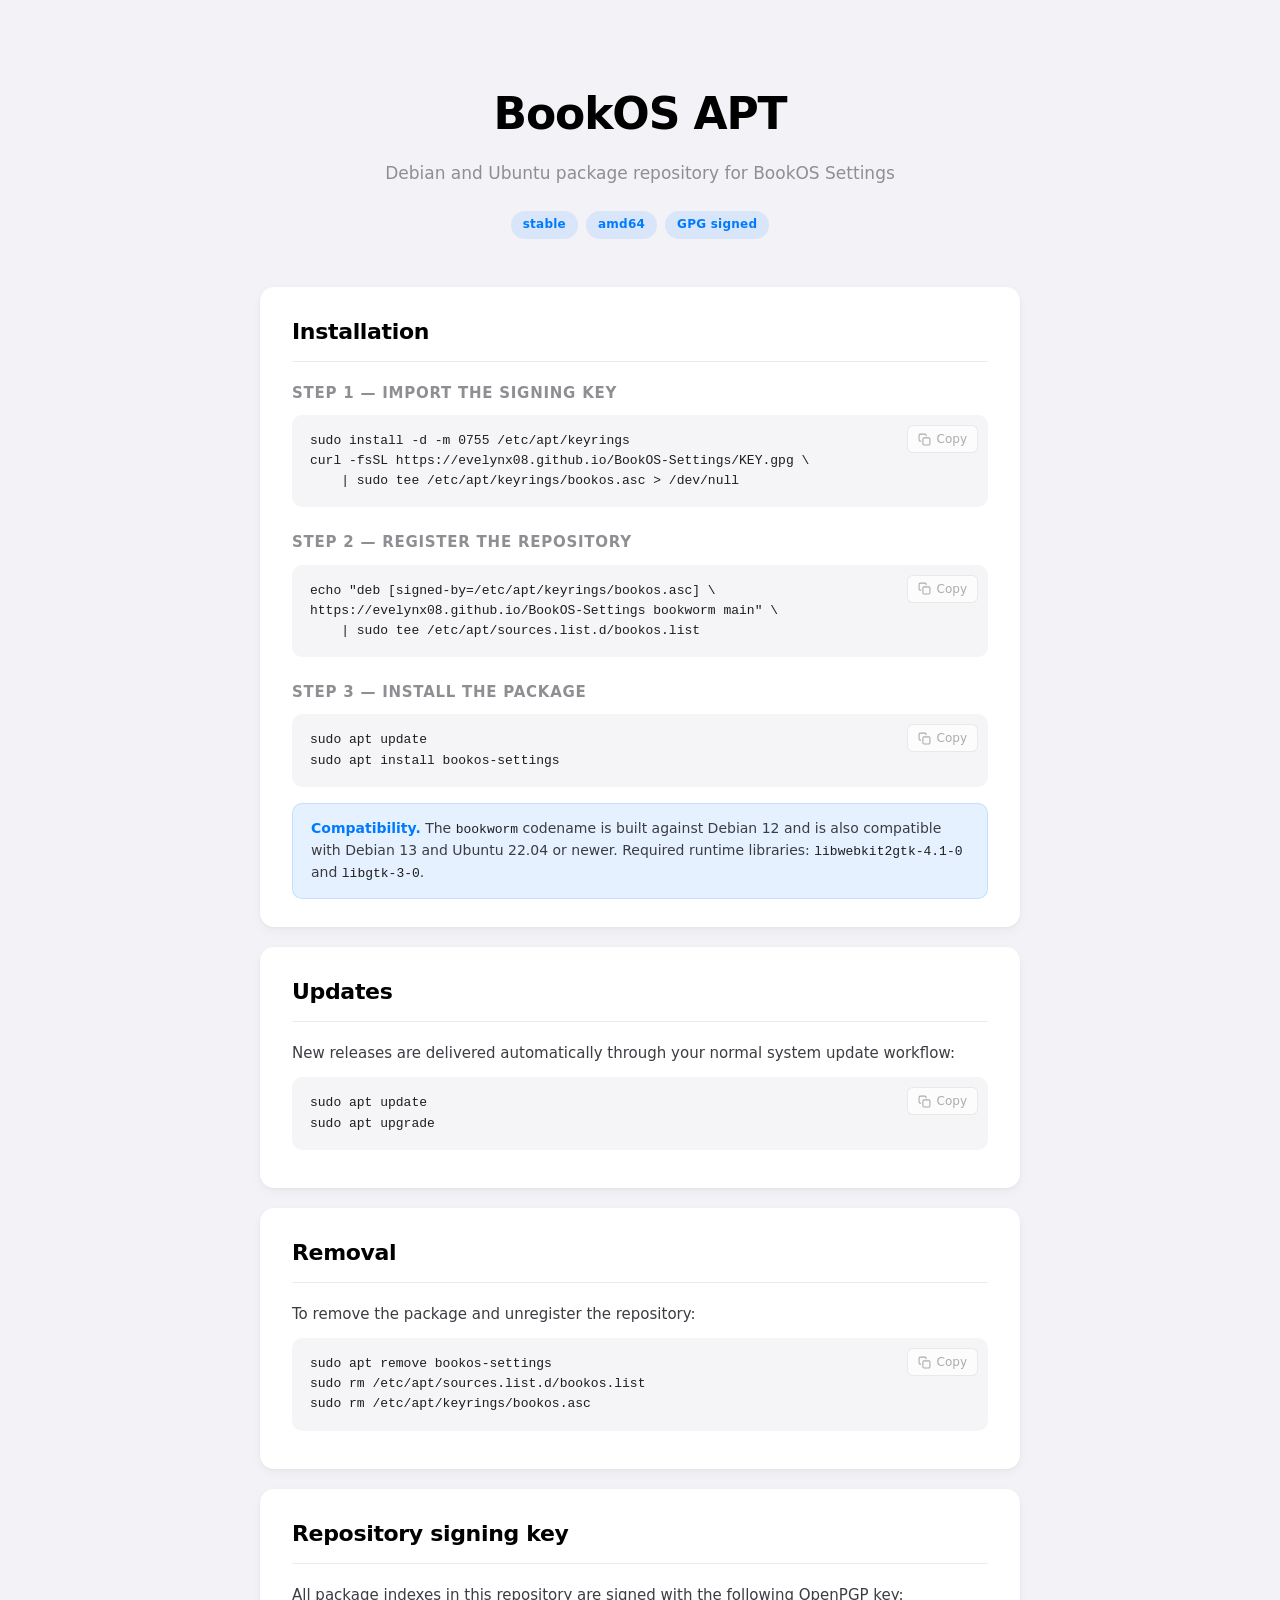
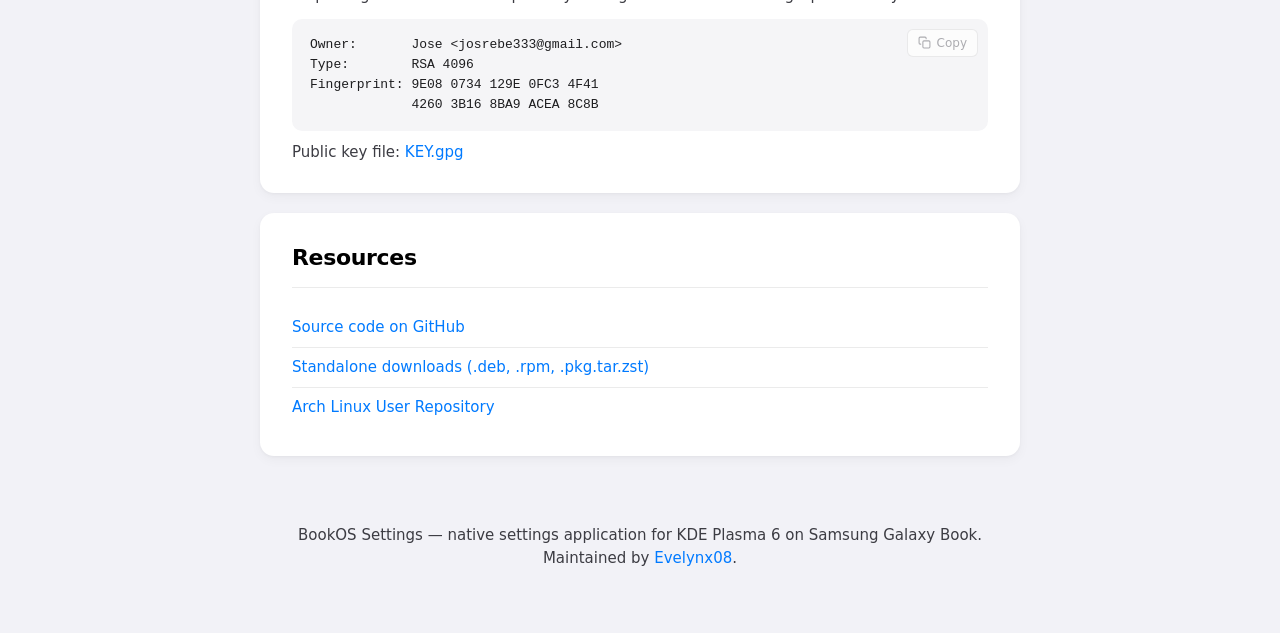
<file: index.html>
<!DOCTYPE html>
<html lang="en">
<head>
<meta charset="UTF-8">
<meta name="viewport" content="width=device-width, initial-scale=1.0">
<title>BookOS APT Repository</title>
<link rel="icon" type="image/svg+xml" href="data:image/svg+xml,%3Csvg xmlns='http://www.w3.org/2000/svg' viewBox='0 0 24 24' fill='%230a84ff'%3E%3Cpath d='M12 2L2 7l10 5 10-5-10-5zM2 17l10 5 10-5M2 12l10 5 10-5'/%3E%3C/svg%3E">
<style>
*{box-sizing:border-box;margin:0;padding:0}
:root{
    --bg:#f2f2f7;
    --card:#fff;
    --tx:#000;
    --tx2:#8e8e93;
    --tx3:#3c3c43;
    --div:rgba(0,0,0,.08);
    --brd:rgba(0,0,0,.1);
    --blue:#007aff;
    --blue-dim:rgba(0,122,255,.1);
    --code-bg:#f5f5f7;
    --code-tx:#1d1d1f;
    --shadow:0 1px 3px rgba(0,0,0,.04),0 4px 12px rgba(0,0,0,.04);
}
@media (prefers-color-scheme: dark){
    :root{
        --bg:#000;
        --card:#1c1c1e;
        --tx:#fff;
        --tx2:#8e8e93;
        --tx3:#ebebf5;
        --div:rgba(255,255,255,.08);
        --brd:rgba(255,255,255,.1);
        --blue:#0a84ff;
        --blue-dim:rgba(10,132,255,.15);
        --code-bg:#2c2c2e;
        --code-tx:#f5f5f7;
        --shadow:0 1px 3px rgba(0,0,0,.3),0 4px 12px rgba(0,0,0,.4);
    }
}
html,body{background:var(--bg);color:var(--tx);font-family:-apple-system,BlinkMacSystemFont,"SF Pro Text","Segoe UI",Roboto,system-ui,sans-serif;line-height:1.55;-webkit-font-smoothing:antialiased;-moz-osx-font-smoothing:grayscale}
body{padding:3rem 1.5rem 4rem;min-height:100vh}
.container{max-width:760px;margin:0 auto}
header{text-align:center;padding:2rem 0 3rem}
h1{font-size:2.75rem;font-weight:700;letter-spacing:-0.025em;color:var(--tx);margin-bottom:0.75rem}
.subtitle{color:var(--tx2);font-size:1.0625rem;font-weight:400}
.tags{display:flex;justify-content:center;gap:0.5rem;margin-top:1.5rem;flex-wrap:wrap}
.tag{display:inline-block;background:var(--blue-dim);color:var(--blue);padding:0.3rem 0.75rem;border-radius:980px;font-size:0.75rem;font-weight:600;letter-spacing:0.02em}
section{background:var(--card);border-radius:14px;padding:1.75rem 2rem;margin-bottom:1.25rem;box-shadow:var(--shadow)}
section + section{margin-top:1.25rem}
h2{font-size:1.375rem;font-weight:600;letter-spacing:-0.015em;color:var(--tx);margin-bottom:1.25rem;padding-bottom:0.75rem;border-bottom:1px solid var(--div)}
h3{font-size:0.9375rem;font-weight:600;color:var(--tx2);text-transform:uppercase;letter-spacing:0.05em;margin:1.5rem 0 0.625rem}
h3:first-of-type{margin-top:0}
p{color:var(--tx3);font-size:0.9375rem;margin-bottom:0.75rem}
p:last-child{margin-bottom:0}
ul{list-style:none;padding-left:0}
ul li{padding:0.5rem 0;border-bottom:1px solid var(--div);color:var(--tx3);font-size:0.9375rem}
ul li:last-child{border-bottom:none}
ul li a{color:var(--blue);text-decoration:none}
ul li a:hover{text-decoration:underline}
pre{background:var(--code-bg);border-radius:10px;padding:1rem 1.125rem;overflow-x:auto;margin:0.625rem 0;font-size:0.8125rem;line-height:1.55}
code{font-family:"SF Mono",ui-monospace,SFMono-Regular,Menlo,Monaco,Consolas,monospace;color:var(--code-tx);font-size:0.8125rem}
p code,li code{background:var(--code-bg);padding:0.125rem 0.4rem;border-radius:5px;font-size:0.8125rem}
pre code{background:none;padding:0}
.callout{background:var(--blue-dim);border-radius:10px;padding:0.875rem 1.125rem;margin-top:1rem;color:var(--tx3);font-size:0.875rem;border:1px solid rgba(0,122,255,.15)}
.callout strong{color:var(--blue);font-weight:600}
.fingerprint{font-family:"SF Mono",ui-monospace,monospace;font-size:0.8125rem;color:var(--tx2);margin-top:0.5rem;letter-spacing:0.01em}
.code-block{position:relative;margin:0.625rem 0}
.code-block pre{margin:0;padding-right:3.5rem}
.copy-btn{position:absolute;top:0.625rem;right:0.625rem;background:var(--card);color:var(--tx2);border:1px solid var(--brd);border-radius:6px;padding:0.375rem 0.625rem;font-size:0.75rem;font-weight:500;font-family:inherit;cursor:pointer;transition:all 0.15s ease;display:flex;align-items:center;gap:0.35rem;opacity:0.7}
.copy-btn:hover{opacity:1;color:var(--blue);border-color:var(--blue)}
.copy-btn:active{transform:scale(0.96)}
.copy-btn.copied{color:#34c759;border-color:#34c759;opacity:1}
.copy-btn svg{width:13px;height:13px}
@media (prefers-color-scheme: dark){.copy-btn.copied{color:#30d158;border-color:#30d158}}
footer{text-align:center;padding:3rem 0 0;color:var(--tx2);font-size:0.8125rem}
footer a{color:var(--blue);text-decoration:none}
footer a:hover{text-decoration:underline}
@media (max-width:600px){
    body{padding:1.5rem 1rem 2rem}
    h1{font-size:2rem}
    section{padding:1.25rem 1.25rem;border-radius:12px}
    pre{font-size:0.75rem}
}
</style>
</head>
<body>
<div class="container">
    <header>
        <h1>BookOS APT</h1>
        <p class="subtitle">Debian and Ubuntu package repository for BookOS Settings</p>
        <div class="tags">
            <span class="tag">stable</span>
            <span class="tag">amd64</span>
            <span class="tag">GPG signed</span>
        </div>
    </header>

    <section>
        <h2>Installation</h2>

        <h3>Step 1 — Import the signing key</h3>
<pre><code>sudo install -d -m 0755 /etc/apt/keyrings
curl -fsSL https://evelynx08.github.io/BookOS-Settings/KEY.gpg \
    | sudo tee /etc/apt/keyrings/bookos.asc &gt; /dev/null</code></pre>

        <h3>Step 2 — Register the repository</h3>
<pre><code>echo "deb [signed-by=/etc/apt/keyrings/bookos.asc] \
https://evelynx08.github.io/BookOS-Settings bookworm main" \
    | sudo tee /etc/apt/sources.list.d/bookos.list</code></pre>

        <h3>Step 3 — Install the package</h3>
<pre><code>sudo apt update
sudo apt install bookos-settings</code></pre>

        <div class="callout">
            <strong>Compatibility.</strong> The <code>bookworm</code> codename is built against Debian 12 and is also compatible with Debian 13 and Ubuntu 22.04 or newer. Required runtime libraries: <code>libwebkit2gtk-4.1-0</code> and <code>libgtk-3-0</code>.
        </div>
    </section>

    <section>
        <h2>Updates</h2>
        <p>New releases are delivered automatically through your normal system update workflow:</p>
<pre><code>sudo apt update
sudo apt upgrade</code></pre>
    </section>

    <section>
        <h2>Removal</h2>
        <p>To remove the package and unregister the repository:</p>
<pre><code>sudo apt remove bookos-settings
sudo rm /etc/apt/sources.list.d/bookos.list
sudo rm /etc/apt/keyrings/bookos.asc</code></pre>
    </section>

    <section>
        <h2>Repository signing key</h2>
        <p>All package indexes in this repository are signed with the following OpenPGP key:</p>
<pre><code>Owner:       Jose &lt;josrebe333@gmail.com&gt;
Type:        RSA 4096
Fingerprint: 9E08 0734 129E 0FC3 4F41
             4260 3B16 8BA9 ACEA 8C8B</code></pre>
        <p>Public key file: <a href="KEY.gpg" style="color:var(--blue);text-decoration:none">KEY.gpg</a></p>
    </section>

    <section>
        <h2>Resources</h2>
        <ul>
            <li><a href="https://github.com/Evelynx08/BookOS-Settings">Source code on GitHub</a></li>
            <li><a href="https://github.com/Evelynx08/BookOS-Settings/releases">Standalone downloads (.deb, .rpm, .pkg.tar.zst)</a></li>
            <li><a href="https://aur.archlinux.org/packages/bookos-settings">Arch Linux User Repository</a></li>
        </ul>
    </section>

    <footer>
        <p>BookOS Settings — native settings application for KDE Plasma 6 on Samsung Galaxy Book.<br>
        Maintained by <a href="https://github.com/Evelynx08">Evelynx08</a>.</p>
    </footer>
</div>
<script>
(function(){
    const COPY_SVG='<svg viewBox="0 0 24 24" fill="none" stroke="currentColor" stroke-width="2" stroke-linecap="round" stroke-linejoin="round"><rect x="9" y="9" width="13" height="13" rx="2" ry="2"></rect><path d="M5 15H4a2 2 0 0 1-2-2V4a2 2 0 0 1 2-2h9a2 2 0 0 1 2 2v1"></path></svg>';
    const CHECK_SVG='<svg viewBox="0 0 24 24" fill="none" stroke="currentColor" stroke-width="2.5" stroke-linecap="round" stroke-linejoin="round"><polyline points="20 6 9 17 4 12"></polyline></svg>';

    document.querySelectorAll('section pre').forEach(pre=>{
        const wrap=document.createElement('div');
        wrap.className='code-block';
        pre.parentNode.insertBefore(wrap,pre);
        wrap.appendChild(pre);

        const btn=document.createElement('button');
        btn.type='button';
        btn.className='copy-btn';
        btn.setAttribute('aria-label','Copy to clipboard');
        btn.innerHTML=COPY_SVG+'<span>Copy</span>';
        wrap.appendChild(btn);

        btn.addEventListener('click',async()=>{
            const text=pre.querySelector('code').innerText;
            try{
                await navigator.clipboard.writeText(text);
            }catch{
                const ta=document.createElement('textarea');
                ta.value=text;document.body.appendChild(ta);
                ta.select();document.execCommand('copy');document.body.removeChild(ta);
            }
            btn.classList.add('copied');
            btn.innerHTML=CHECK_SVG+'<span>Copied</span>';
            setTimeout(()=>{
                btn.classList.remove('copied');
                btn.innerHTML=COPY_SVG+'<span>Copy</span>';
            },1800);
        });
    });
})();
</script>
</body>
</html>
</file>
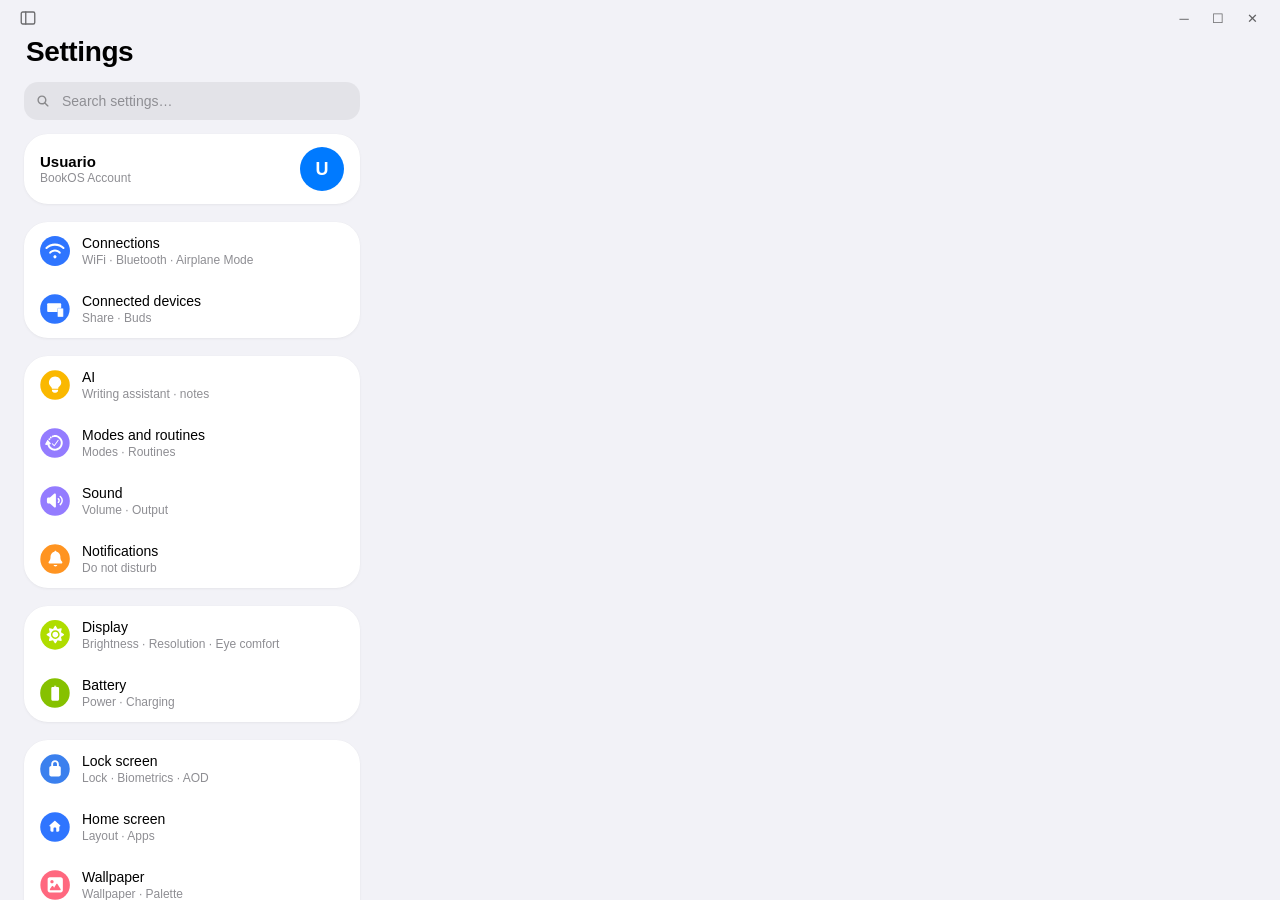
<file: src/index.html>
<!DOCTYPE html>
<html lang="es">
<head><meta charset="UTF-8"><meta name="viewport" content="width=device-width,initial-scale=1.0"><link rel="stylesheet" href="style.css"><title>Ajustes de BookOS</title></head>
<body>
<div class="main-container" id="mc">
    <div class="titlebar" data-tauri-drag-region>
        <button id="sidebar-toggle" class="sb-toggle" aria-label="Toggle sidebar" title="Mostrar/ocultar barra lateral">
            <svg width="18" height="18" viewBox="0 0 24 24" fill="none" stroke="currentColor" stroke-width="1.8" stroke-linecap="round" stroke-linejoin="round"><rect x="3" y="4" width="18" height="16" rx="2"/><line x1="9" y1="4" x2="9" y2="20"/></svg>
        </button>
        <div class="controls"><button id="minimize" aria-label="Minimizar" title="Minimizar">─</button><button id="maximize" aria-label="Maximizar" title="Maximizar">☐</button><button id="close" aria-label="Cerrar" title="Cerrar">✕</button></div>
    </div>
    <div class="split-view">
        <div class="sidebar" id="sidebar-panel">
            <div class="sidebar-header" data-tauri-drag-region><h1 class="header-title" data-tauri-drag-region>Ajustes</h1></div>
            <div class="search-container" id="search-box"><img src="assets/search.svg" class="search-icon-img" alt=""><input type="text" class="search-bar" id="search-in" placeholder="Buscar ajustes..." aria-label="Buscar ajustes" autocomplete="off"><button class="search-clear" id="search-x" aria-label="Limpiar búsqueda" title="Limpiar búsqueda" style="visibility:hidden">✕</button></div>
            <div id="sb"></div><div id="no-res" class="no-results" style="display:none">No se encontraron resultados</div>
        </div>
        <div class="detail-view"><div id="app"></div></div>
    </div>
</div>
<script type="module" src="main.js"></script>
</body></html>
</file>
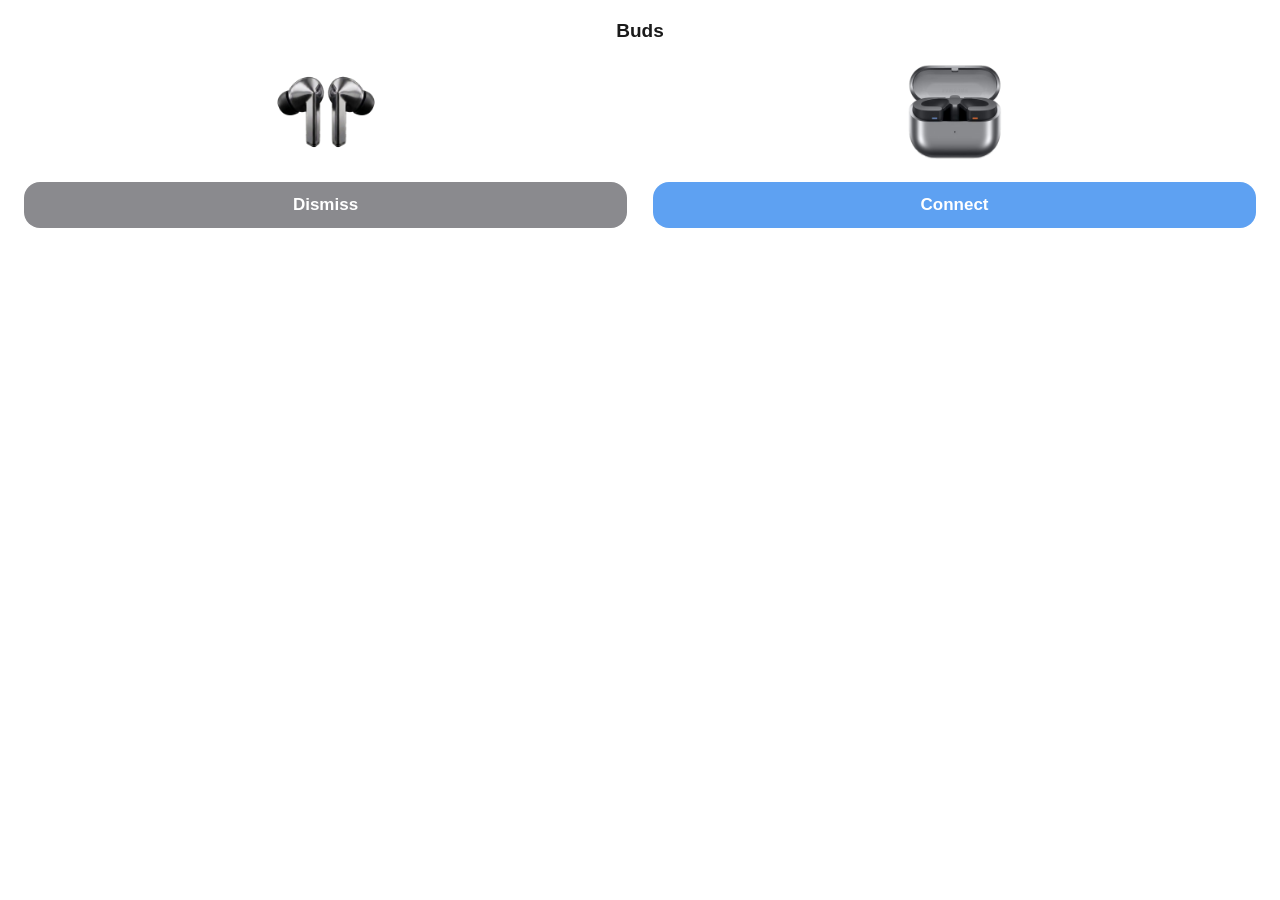
<file: src/buds-popup.html>
<!DOCTYPE html>
<html lang="es">
<head>
<meta charset="UTF-8">
<meta name="viewport" content="width=device-width,initial-scale=1.0">
<title>BookOS Buds</title>
<style>
  :root{
    --card:#ffffff; --tx:#1a1a1a; --tx2:#6b7280;
    --btn:#8a8a8e; --btn-tx:#ffffff; --connect:#5ea1f2;
    --ring-bg:rgba(120,120,128,.20); --ring:#34d058;
  }
  @media (prefers-color-scheme: dark){
    :root{ --card:#1f1f22; --tx:#f2f2f5; --tx2:#a0a0a8;
           --btn:#48484a; --connect:#3a7be0; --ring-bg:rgba(120,120,128,.28); }
  }
  *{ box-sizing:border-box; margin:0; padding:0; }
  html,body{ background:transparent; overflow:hidden; user-select:none;
    font-family:-apple-system,BlinkMacSystemFont,'Segoe UI','Noto Sans',Roboto,sans-serif; }
  #card{
    margin:2px; background:var(--card); border-radius:26px;
    padding:18px 22px 20px;
    opacity:0; transform:translateY(-8px); transition:opacity .18s, transform .18s;
  }
  #card.in{ opacity:1; transform:none; }
  #title{ text-align:center; font-size:19px; font-weight:700; color:var(--tx);
    margin-bottom:14px; white-space:nowrap; overflow:hidden; text-overflow:ellipsis; }
  #cols{ display:flex; align-items:flex-start; justify-content:center; gap:26px; }
  .col{ display:flex; flex-direction:column; align-items:center; gap:14px;
    flex:1; min-width:0; }
  .art-wrap{ height:112px; display:flex; align-items:center; justify-content:center; }
  .buds-art{ height:104px; width:auto; max-width:132px; object-fit:contain; }
  .case-art{ width:104px; height:auto; object-fit:contain; }
  .slot{ width:100%; display:flex; justify-content:center; }
  .btn{ border:none; cursor:pointer; font-size:17px; font-weight:600;
    border-radius:16px; padding:13px 0; width:100%; color:var(--btn-tx);
    transition:filter .12s, transform .05s; }
  .btn:active{ transform:scale(.97); }
  .btn.dismiss{ background:var(--btn); }
  .btn.connect{ background:var(--connect); }
  .btn:hover{ filter:brightness(1.06); }
  .ring{ position:relative; width:62px; height:62px; }
  .ring svg{ width:62px; height:62px; transform:rotate(-90deg); }
  .ring .pct{ margin-top:6px; text-align:center; font-size:13px;
    font-weight:700; color:var(--tx); }
  .ringbox{ display:flex; flex-direction:column; align-items:center; }
</style>
</head>
<body>
  <div id="card"></div>
<script>
  const q = new URLSearchParams(location.search);
  // Standalone window (no i18n.js import) — same-origin localStorage carries
  // the app language; resolve like i18n.js does (override, else system locale).
  const _lang = (()=>{ try{
      const s = localStorage.getItem('bookos_lang');
      if (s && s !== 'auto') return s.startsWith('es') ? 'es' : 'en';
  }catch(e){} return (navigator.language||'en').toLowerCase().startsWith('es') ? 'es' : 'en'; })();
  const TXT = _lang === 'es'
    ? { dismiss:'Descartar', connect:'Conectar', connecting:'Conectando…' }
    : { dismiss:'Dismiss',  connect:'Connect',  connecting:'Connecting…' };
  const NAME = q.get('name') || 'Buds';
  const MAC  = q.get('mac')  || '';
  let   STATE = q.get('state') || 'connect';
  let   L = +(q.get('l')||0), R = +(q.get('r')||0), C = +(q.get('c')||0);

  const inv = window.__TAURI__?.core?.invoke;
  const curWin = () => window.__TAURI__.window.getCurrentWindow();
  const closeWin = () => { try{ curWin().close(); }catch(e){} };

  // buds battery = lowest non-zero of L/R (or whichever is present)
  const budsPct = () => {
    const v = [L,R].filter(x=>x>0);
    return v.length ? Math.min(...v) : 0;
  };

  function ring(pct){
    const r=27, c=2*Math.PI*r, off=c*(1-Math.max(0,Math.min(100,pct))/100);
    return `<div class="ringbox">
      <div class="ring"><svg viewBox="0 0 62 62">
        <circle cx="31" cy="31" r="${r}" fill="none" stroke="var(--ring-bg)" stroke-width="5"/>
        <circle cx="31" cy="31" r="${r}" fill="none" stroke="var(--ring)" stroke-width="5"
          stroke-linecap="round" stroke-dasharray="${c.toFixed(1)}" stroke-dashoffset="${off.toFixed(1)}"/>
      </svg></div>
      <div class="pct">${pct}%</div>
    </div>`;
  }

  function render(){
    const budsArt = `<img class="buds-art" src="./assets/buds3pro-together.png" alt="">`;
    const caseArt = `<img class="case-art" src="./assets/buds3pro-case-silver.png" alt="">`;
    let leftSlot, rightSlot;
    if(STATE === 'connected'){
      leftSlot  = ring(budsPct());
      rightSlot = ring(C);
    } else {
      leftSlot  = `<button class="btn dismiss" id="b-dismiss">${TXT.dismiss}</button>`;
      rightSlot = `<button class="btn connect" id="b-connect">${TXT.connect}</button>`;
    }
    document.getElementById('card').innerHTML = `
      <div id="title">${NAME.replace(/[<>&]/g,'')}</div>
      <div id="cols">
        <div class="col"><div class="art-wrap">${budsArt}</div><div class="slot">${leftSlot}</div></div>
        <div class="col"><div class="art-wrap">${caseArt}</div><div class="slot">${rightSlot}</div></div>
      </div>`;
    wire();
    autoDismiss();
  }

  let _timer=null;
  function autoDismiss(){
    if(_timer) clearTimeout(_timer);
    // connected card lingers briefly; connect prompt waits longer for a click
    _timer = setTimeout(closeWin, STATE==='connected' ? 8000 : 15000);
  }

  function wire(){
    document.getElementById('b-dismiss')?.addEventListener('click', closeWin);
    document.getElementById('b-connect')?.addEventListener('click', async ()=>{
      const btn = document.getElementById('b-connect');
      btn.textContent=TXT.connecting; btn.disabled=true;
      try{
        await inv('buds_connect', { mac: MAC });
        // poll status a few times for the extended-status battery reply
        for(let i=0;i<6;i++){
          await new Promise(r=>setTimeout(r,500));
          try{
            const s = JSON.parse(await inv('buds_get_status'));
            if(s && s.connected){
              L=s.battery_l||0; R=s.battery_r||0; C=s.battery_case||0;
              if(budsPct()>0 || C>0) break;
            }
          }catch(e){}
        }
      }catch(e){}
      STATE='connected';
      render();
      try{ await inv('open_main_window'); }catch(e){}   // bring the app up too
    });
  }

  render();
  requestAnimationFrame(()=>document.getElementById('card').classList.add('in'));
  // close on Escape
  window.addEventListener('keydown', e=>{ if(e.key==='Escape') closeWin(); });
</script>
</body>
</html>
</file>
<file: src/style.css>
/* BookOS Settings v5 for KDE Plasma 6.6 */
:root{--bg:#f2f2f7;--card:#FFF;--tx:#000;--tx2:#8e8e93;--div:rgba(0,0,0,.08);--brd:rgba(0,0,0,.1);--hov:rgba(0,0,0,.04);--act:rgba(0,0,0,.08);--blue:#007aff;--sbg:rgba(0,0,0,.06);--toff:#e0e0e0;--green:#34c759;--red:#ff3b30;--orange:#ff9500;--yellow:#ffcc00}
:root.light-mode{--bg:#f2f2f7;--card:#FFF;--tx:#000;--tx2:#8e8e93;--div:rgba(0,0,0,.08);--brd:rgba(0,0,0,.1);--hov:rgba(0,0,0,.04);--act:rgba(0,0,0,.08);--blue:#007aff;--sbg:rgba(0,0,0,.06);--toff:#e0e0e0;--green:#34c759;--red:#ff3b30;--orange:#ff9500;--yellow:#ffcc00}
:root.dark-mode{--bg:#000;--card:#1c1c1e;--tx:#fff;--tx2:#8e8e93;--div:rgba(255,255,255,.08);--brd:rgba(255,255,255,.06);--hov:rgba(255,255,255,.06);--act:rgba(255,255,255,.1);--blue:#0a84ff;--sbg:rgba(255,255,255,.08);--toff:#48484a;--green:#30d158;--red:#ff453a;--orange:#ff9f0a;--yellow:#ffd60a}
@media(prefers-color-scheme:dark){:root:not(.light-mode){--bg:#000;--card:#1c1c1e;--tx:#fff;--tx2:#8e8e93;--div:rgba(255,255,255,.08);--brd:rgba(255,255,255,.06);--hov:rgba(255,255,255,.06);--act:rgba(255,255,255,.1);--blue:#0a84ff;--sbg:rgba(255,255,255,.08);--toff:#48484a;--green:#30d158;--red:#ff453a;--orange:#ff9f0a;--yellow:#ffd60a}}
*,*::before,*::after{box-sizing:border-box;margin:0;padding:0}
html,body{height:100%;overflow:hidden;background:transparent}
body{font-family:-apple-system,BlinkMacSystemFont,"Segoe UI","Noto Sans",Roboto,sans-serif;color:var(--tx);-webkit-font-smoothing:antialiased;text-rendering:optimizeLegibility}
.main-container{width:100%;height:100%;background:var(--bg);display:flex;flex-direction:column;overflow:hidden}
.main-container.windowed{border-radius:20px;border:1px solid var(--brd);overflow:hidden}
.titlebar{height:36px;display:flex;justify-content:space-between;align-items:center;padding:0 12px;user-select:none;flex-shrink:0}
.sb-toggle{background:0;border:0;color:var(--tx);cursor:pointer;opacity:.55;width:32px;height:28px;border-radius:6px;display:flex;align-items:center;justify-content:center;transition:.12s;-webkit-app-region:no-drag}
.sb-toggle:hover{opacity:1;background:var(--hov)}
.controls{display:flex;gap:2px}
.controls button{background:0;border:0;color:var(--tx);font-size:13px;cursor:pointer;opacity:.6;width:32px;height:28px;border-radius:6px;display:flex;align-items:center;justify-content:center;transition:.12s}
.controls button:hover{opacity:1;background:var(--hov)}
/* Sidebar collapse state */
.sidebar{transition:width .25s cubic-bezier(.4,0,.2,1),padding .25s cubic-bezier(.4,0,.2,1),opacity .2s ease}
.main-container.sidebar-collapsed .sidebar{width:0;padding-left:0;padding-right:0;opacity:0;pointer-events:none;overflow:hidden}
.split-view{display:flex;flex:1;min-height:0}

/* Sidebar */
.sidebar{width:384px;flex-shrink:0;padding:0 24px 32px;overflow-y:auto;scrollbar-width:none;scroll-behavior:auto;-webkit-overflow-scrolling:touch;overscroll-behavior-y:contain;user-select:none;-webkit-user-select:none;transform:translateZ(0);will-change:transform}
.sidebar::-webkit-scrollbar{display:none}
.sidebar-header{display:flex;justify-content:space-between;align-items:center;margin-bottom:14px;padding:0 2px}
.header-title{font-size:28px;font-weight:700;letter-spacing:-.4px}
.header-action-btn{background:0;border:0;cursor:pointer;opacity:.5;width:32px;height:32px;border-radius:50%;display:flex;align-items:center;justify-content:center;transition:.12s}
.header-action-btn:hover{opacity:1;background:var(--hov)}
.icon-search{width:18px;height:18px}
@media(prefers-color-scheme:dark){.icon-search,.search-icon-img,.empty-icon,.update-icon{filter:invert(1)}}
.search-container{margin-bottom:14px;position:relative}
.search-bar{width:100%;height:38px;background:var(--sbg);border:0;border-radius:14px;padding:0 14px 0 38px;font-size:14px;color:var(--tx);outline:0;font-family:inherit}
.search-bar::placeholder{color:var(--tx2)}
.search-icon-img{position:absolute;left:12px;top:50%;transform:translateY(-50%);width:14px;height:14px;opacity:.4;pointer-events:none}
.search-clear{position:absolute;right:8px;top:50%;transform:translateY(-50%);background:0;border:0;color:var(--tx2);font-size:14px;cursor:pointer;display:flex;width:22px;height:22px;border-radius:50%;align-items:center;justify-content:center}
#sb,#sidebar-container{display:flex;flex-direction:column;gap:18px;align-items:center}

/* Sidebar Cards */
.card{background:var(--card);width:336px;max-width:336px;min-width:336px;padding:0;overflow:hidden;flex-shrink:0;border-radius:22px;display:flex;flex-direction:column}
.card-profile{border-radius:20px}
.item{display:flex;align-items:center;padding:0 16px;cursor:pointer;position:relative;transition:transform .1s;gap:12px;height:58px;flex-shrink:0;content-visibility:auto;contain-intrinsic-size:auto 58px}
.item:active{transform:scale(0.98) translateZ(0)}
.card-profile .item{height:70px}
.item:first-child{border-radius:inherit;border-bottom-left-radius:0;border-bottom-right-radius:0}
.item:last-child{border-radius:inherit;border-top-left-radius:0;border-top-right-radius:0}
.item:only-child{border-radius:inherit}
.item:hover{background:var(--hov)}.item:active{background:var(--act)}
.item:not(:last-child)::after{content:"";position:absolute;bottom:0;left:16px;right:16px;height:.5px;background:var(--div)}
.item:focus-visible{outline:2px solid var(--blue);outline-offset:-2px;border-radius:inherit}
.item-icon{width:30px;height:30px;flex-shrink:0;display:flex;align-items:center;justify-content:center}
.item-icon img{width:30px;height:30px;display:block;object-fit:contain}
.item-texts{display:flex;flex-direction:column;min-width:0;flex:1}
.item-texts .title{font-size:14px;font-weight:500;line-height:1.25}
.item-texts .subtitle{font-size:11px;color:var(--tx2);margin-top:1px;white-space:nowrap;overflow:hidden;text-overflow:ellipsis}
.item.active-item{background:var(--hov)}

/* Profile Card */
.card-profile .item{justify-content:space-between;height:70px;padding:0 16px}
.profile-left{display:flex;flex-direction:column;min-width:0;flex:1}
.profile-left .title{font-size:15px;font-weight:600}
.profile-left .subtitle{font-size:11px;color:var(--tx2);margin-top:1px}
.profile-avatar{width:44px;height:44px;border-radius:50%;object-fit:cover;flex-shrink:0}
.profile-avatar-placeholder{width:44px;height:44px;background:var(--blue);border-radius:50%;display:flex;align-items:center;justify-content:center;color:#fff;font-size:18px;font-weight:600;flex-shrink:0}

/* Detail View */
.detail-view{flex:1;padding:0 44px 32px;overflow-y:auto;scrollbar-width:none;min-width:0;user-select:none;-webkit-user-select:none;scroll-behavior:auto;overscroll-behavior-y:contain;-webkit-overflow-scrolling:touch;scroll-padding-top:12px}
.detail-view::-webkit-scrollbar{display:none}
.detail-header{display:flex;align-items:center;gap:10px;margin-bottom:20px;padding-top:18px}
.back-btn{background:0;border:0;color:var(--blue);font-size:20px;cursor:pointer;padding:4px;border-radius:8px;display:flex;align-items:center;line-height:1;transition:.12s}
.back-btn:hover{background:var(--hov)}
.detail-title{font-size:22px;font-weight:700;letter-spacing:-.3px}
.detail-header-actions{margin-left:auto;display:flex;gap:6px;align-items:center}
.detail-header-actions .icon-btn{
    width:36px;height:36px;border-radius:50%;
    border:none;background:var(--sbg);color:var(--tx);
    cursor:pointer;display:flex;align-items:center;justify-content:center;
    transition:.15s;font-family:inherit;
}
.detail-header-actions .icon-btn:hover{background:var(--hov);transform:scale(1.05)}
.detail-header-actions .icon-btn:active{transform:scale(.95)}

/* ── Channel picker dialog ── */
.channel-dialog{
    background:var(--card);border-radius:24px;padding:24px 20px 18px;
    max-width:420px;width:90%;
    box-shadow:0 24px 48px rgba(0,0,0,.3);
    animation:modalPop .25s cubic-bezier(.34,1.4,.64,1);
}
.channel-dialog h3{font-size:18px;font-weight:700;text-align:center;margin:0 0 4px}
.channel-dialog .ch-sub{font-size:13px;color:var(--tx2);text-align:center;margin:0 0 18px;line-height:1.45}
.channel-list{display:flex;flex-direction:column;gap:8px}
.channel-opt{
    display:flex;align-items:center;gap:14px;
    padding:14px 16px;border-radius:16px;
    border:1.5px solid var(--brd);
    cursor:pointer;transition:.15s;
    background:transparent;
}
.channel-opt:hover{background:var(--hov)}
.channel-opt.active{border-color:var(--blue);background:color-mix(in srgb,var(--blue) 8%,transparent)}
.channel-opt-icon{
    width:42px;height:42px;border-radius:50%;flex-shrink:0;
    /* Real release banner art, cropped/centered to fill the square (no text) */
    background-size:cover;background-position:center;background-repeat:no-repeat;
    overflow:hidden;
}
/* Solid fallback colour shows if the banner asset fails to load */
.channel-opt-icon.stable{background-color:#8870D8}
.channel-opt-icon.beta{background-color:#EC8A28}
.channel-opt-icon.dev{background-color:#D83A3A}
.channel-opt-body{flex:1;min-width:0}
.channel-opt-name{font-size:15px;font-weight:600;color:var(--tx);display:flex;align-items:center;gap:8px}
.channel-opt-name .ch-current-pill{
    font-size:9px;font-weight:700;letter-spacing:.4px;
    background:var(--blue);color:#fff;
    padding:2px 7px;border-radius:8px;
}
.channel-opt-desc{font-size:12px;color:var(--tx2);margin-top:2px;line-height:1.4}
.channel-opt-radio{
    width:22px;height:22px;border-radius:50%;
    border:2px solid var(--brd);flex-shrink:0;
    display:flex;align-items:center;justify-content:center;
    transition:.15s;
}
.channel-opt.active .channel-opt-radio{border-color:var(--blue);background:var(--blue)}
.channel-opt.active .channel-opt-radio::after{
    content:"";width:8px;height:8px;border-radius:50%;background:#fff;
}
.channel-dialog-actions{display:flex;gap:8px;margin-top:16px}
.channel-dialog-actions button{flex:1;height:42px;border-radius:12px;font-size:14px;font-weight:600;border:0;cursor:pointer;font-family:inherit;transition:.15s}
.channel-dialog-actions .btn-close{background:var(--sbg);color:var(--tx)}
.channel-dialog-actions .btn-close:hover{background:var(--hov)}
.empty-state{height:100%;display:flex;flex-direction:column;align-items:center;justify-content:center;color:var(--tx2);font-size:14px;gap:14px}
.empty-icon{width:56px;height:56px;opacity:.25}
/* Estados de error/vacío con acción — antes .empty-state era CSS muerto y cada
   página se inventaba su propia variante. */
.empty-state{padding:40px 24px;text-align:center;min-height:220px}
.empty-state .dt{color:var(--tx);font-size:15px;font-weight:600}
.empty-state .ds{color:var(--tx2);font-size:13px;max-width:34ch;line-height:1.45}
.empty-state svg{opacity:.4}
.state-error svg{stroke:var(--red,#ff3b30);opacity:.75}

/* Detail Cards */
.detail-card{background:var(--card);border-radius:25px;margin-bottom:16px;overflow:hidden}
.detail-item{display:flex;flex-direction:column;justify-content:center;padding:14px 20px;min-height:48px;position:relative;transition:background .12s}
[style*="cursor:pointer"].detail-item:hover,[style*="cursor: pointer"].detail-item:hover{background:var(--hov)}
[style*="cursor:pointer"].detail-item:active,[style*="cursor: pointer"].detail-item:active{background:var(--act)}
/* Filas navegables accesibles: mismo aspecto que las de cursor:pointer, pero
   enfocables y activables con teclado. */
.nav-row{cursor:pointer}
.nav-row:hover{background:var(--hov)}
.nav-row:active{background:var(--act)}
.nav-row:focus-visible{outline:2px solid var(--blue);outline-offset:-2px}
.detail-item:not(:last-child)::after{content:"";position:absolute;bottom:0;left:20px;right:20px;height:.5px;background:var(--div)}
.detail-item-row{flex-direction:row;justify-content:space-between;align-items:center}
.detail-texts{display:flex;flex-direction:column;flex:1;min-width:0}
.dt{font-size:14px;font-weight:500}.ds{font-size:11px;color:var(--tx2);margin-top:2px}
.section-header{font-size:12px;font-weight:500;color:var(--tx2);margin:18px 0 8px 6px}
.section-header-row{display:flex;align-items:center;justify-content:space-between;margin:18px 0 8px 6px}
.section-header-row .section-header{margin:0}
.refresh-btn{display:flex;align-items:center;gap:5px;background:none;border:1px solid var(--div);border-radius:20px;padding:4px 12px;font-size:11px;font-weight:500;color:var(--blue);cursor:pointer;transition:.15s}
.refresh-btn:hover{background:var(--hover)}
.refresh-btn:disabled{opacity:.5;cursor:default}
.refresh-btn svg{flex-shrink:0}
.refresh-btn.spinning svg{animation:spin .8s linear infinite}
@keyframes spin{to{transform:rotate(360deg)}}

/* Toggle */
.toggle-switch{width:46px;height:28px;background:var(--toff);border-radius:14px;position:relative;cursor:pointer;transition:background .25s;flex-shrink:0}
.toggle-switch.active{background:var(--blue)}
.toggle-switch::after{content:"";position:absolute;width:22px;height:22px;background:#fff;border-radius:50%;top:3px;left:3px;transition:transform .25s cubic-bezier(.4,0,.2,1);box-shadow:0 1px 3px rgba(0,0,0,.2)}
.toggle-switch.active::after{transform:translateX(18px)}

/* Editor del bloqueo nativo. La maqueta usa coordenadas porcentuales, igual
   que el compositor, por lo que el resultado no depende del tamaño físico ni
   de la escala fraccional del monitor. */
.native-lock-editor{padding:16px!important}
.native-lock-editor-head{display:flex;align-items:flex-start;justify-content:space-between;gap:18px;margin:0 2px 14px}
.native-lock-editor-head>div{display:flex;flex-direction:column;gap:3px;min-width:0}
.native-live-state{flex:0 0 auto;font-size:11px;font-weight:650;color:var(--tx2);background:var(--sbg);border-radius:999px;padding:5px 9px;transition:.2s}
.native-live-state.live{color:var(--green);background:color-mix(in srgb,var(--green) 13%,transparent)}
.native-live-state.saving{color:var(--blue)}
.native-live-state.error{color:var(--red)}
.native-lock-preview{position:relative;width:100%;aspect-ratio:16/9;min-height:270px;max-height:520px;overflow:hidden;border-radius:22px;background:linear-gradient(155deg,#2596ed 0%,#0873c9 32%,#064682 62%,#011a35 100%);color:#fff;box-shadow:inset 0 0 0 1px rgba(255,255,255,.13),0 10px 28px rgba(0,38,76,.22);container-type:inline-size}
.native-lock-preview::before{content:"";position:absolute;inset:-35% -15%;background:repeating-radial-gradient(ellipse at 70% 5%,transparent 0 13%,rgba(255,255,255,.07) 14% 20%,transparent 21% 29%);transform:rotate(8deg)}
.nlp-shade{position:absolute;inset:0;background:linear-gradient(180deg,rgba(0,0,0,.02),rgba(0,10,25,.22))}
.nlp-clock,.nlp-access,.nlp-media{position:absolute;left:50%;transform:translateX(-50%);z-index:1;transition:top .26s cubic-bezier(.2,.8,.2,1),opacity .2s}
.nlp-clock{top:var(--clock-y);display:flex;flex-direction:column;align-items:center;line-height:1;text-shadow:0 2px 14px rgba(0,0,0,.25)}
.nlp-clock strong{font-size:var(--clock-size);font-weight:650;letter-spacing:-.055em}
.nlp-clock span{font-size:clamp(9px,1.15cqw,15px);margin-top:5px;opacity:.82}
.nlp-access{top:var(--access-y);display:flex;flex-direction:column;align-items:center;gap:6px;font-size:clamp(9px,1.1cqw,14px);font-weight:620}
.nlp-avatar{width:var(--avatar-size);height:var(--avatar-size);border-radius:50%;display:grid;place-items:center;background:linear-gradient(145deg,#ebeff8,#c8d1e1);color:#4773a6;font-size:clamp(18px,4cqw,48px);box-shadow:0 5px 18px rgba(0,0,0,.18)}
.nlp-password{width:clamp(145px,25cqw,290px);height:clamp(26px,3.5cqw,42px);display:flex;align-items:center;justify-content:center;gap:7px;border-radius:999px;background:rgba(12,18,28,.72);border:1px solid rgba(255,255,255,.08);box-shadow:0 7px 18px rgba(0,0,0,.18);backdrop-filter:blur(16px)}
.nlp-password i{width:5px;height:5px;border-radius:50%;background:#fff}.nlp-password b{position:absolute;right:5px;width:clamp(20px,2.8cqw,34px);height:clamp(20px,2.8cqw,34px);display:grid;place-items:center;border-radius:50%;background:#0a84ff;font-size:13px}
.nlp-media{top:var(--media-y);width:clamp(190px,30cqw,370px);height:clamp(54px,7.5cqw,92px);padding:8px;display:flex;gap:10px;border-radius:clamp(15px,2cqw,24px);background:rgba(81,13,52,.76);border:1px solid rgba(255,255,255,.09);box-shadow:0 9px 20px rgba(0,0,0,.28);backdrop-filter:blur(20px)}
.nlp-cover{height:100%;aspect-ratio:1;border-radius:18%;background:linear-gradient(135deg,#fbce42,#eb397a 45%,#453ada)}
.nlp-song{flex:1;min-width:0;display:flex;flex-direction:column;justify-content:center;font-size:clamp(7px,.9cqw,12px)}
.nlp-song strong,.nlp-song span{white-space:nowrap;overflow:hidden;text-overflow:ellipsis}.nlp-song span{opacity:.68}.nlp-song i{height:3px;margin:5px 0;border-radius:3px;background:linear-gradient(90deg,#fff 38%,rgba(255,255,255,.25) 38%)}.nlp-song div{text-align:center;font-size:clamp(8px,1cqw,13px)}
.nlp-power{position:absolute;z-index:2;left:16px;bottom:14px;width:34px;height:34px;border:0;border-radius:12px;background:rgba(15,20,27,.72);color:#fff;letter-spacing:2px;pointer-events:none;backdrop-filter:blur(12px)}
.native-lock-preview:not(.no-motion) .nlp-media{animation:nlp-float 3.6s ease-in-out infinite}
@keyframes nlp-float{0%,100%{transform:translateX(-50%) translateY(0)}50%{transform:translateX(-50%) translateY(-3px)}}
.native-lock-reset{display:block;margin:13px 0 0 auto}
.native-lock-controls .native-lock-slider{align-items:center;gap:20px}
.native-lock-slider .detail-texts{min-width:180px}.native-lock-slider .slider-container{width:min(52%,360px);margin-left:auto}.native-lock-slider .ds{font-variant-numeric:tabular-nums}
@media(max-width:720px){.native-lock-preview{min-height:230px}.native-lock-editor-head{flex-direction:column}.native-lock-controls .native-lock-slider{align-items:flex-start;flex-direction:column}.native-lock-slider .slider-container{width:100%;margin:4px 0 0}}
@media(prefers-reduced-motion:reduce){.native-lock-preview .nlp-media{animation:none}.nlp-clock,.nlp-access,.nlp-media{transition:none}}

/* Slider */
.slider-container{padding:6px 0 2px;display:flex;align-items:center;gap:12px}
.slider-label{font-size:12px;color:var(--tx2);min-width:36px;text-align:right;font-variant-numeric:tabular-nums}
input[type="range"]{-webkit-appearance:none;appearance:none;width:100%;height:4px;background:var(--toff);border-radius:2px;outline:0;cursor:pointer}
input[type="range"]::-webkit-slider-thumb{-webkit-appearance:none;height:20px;width:20px;border-radius:50%;background:#fff;cursor:pointer;box-shadow:0 1px 4px rgba(0,0,0,.25)}
input[type="range"].filled{background:linear-gradient(to right,var(--blue) var(--fill,50%),var(--toff) var(--fill,50%))}

/* Signal bars */
.signal-bars{display:flex;align-items:flex-end;gap:2px;height:16px}
.signal-bar{width:3px;background:var(--tx2);border-radius:1px;opacity:.2}
.signal-bar.active{opacity:1;background:var(--tx)}
.signal-bar:nth-child(1){height:4px}.signal-bar:nth-child(2){height:8px}.signal-bar:nth-child(3){height:12px}.signal-bar:nth-child(4){height:16px}

/* ── CONEXIONES ── */
/* Main toggle rows */
.conn-main-row{display:flex;align-items:center;justify-content:space-between;padding:14px 20px;position:relative;gap:12px}
.conn-main-row:not(:last-child)::after{content:"";position:absolute;bottom:0;left:20px;right:20px;height:.5px;background:var(--div)}
.conn-main-left{display:flex;flex-direction:column;gap:2px}
.conn-main-title{font-size:15px;font-weight:500}
.conn-main-sub{font-size:12px;color:var(--tx2);transition:color .2s}
.conn-sub-active{color:var(--blue)!important;font-weight:500}
.conn-main-clickable{display:flex;align-items:center;flex:1;cursor:pointer;gap:8px;padding:0;border-radius:8px;transition:background .12s;min-width:0}
.conn-main-clickable:hover{background:var(--hov)}
.conn-bt-hint{font-size:12px;color:var(--tx2);padding:0 20px 4px;margin:0}

/* Network items (WiFi + BT shared) */
.conn-net-item{display:flex;align-items:center;gap:14px;padding:13px 18px;cursor:pointer;transition:background .12s;position:relative}
.conn-net-item:not(:last-child)::after{content:"";position:absolute;bottom:0;left:18px;right:18px;height:.5px;background:var(--div)}
.conn-net-item:hover{background:var(--hov)}
.conn-net-item.conn-net-active{cursor:default}
.conn-net-icon{display:flex;flex-direction:column;align-items:center;gap:2px;flex-shrink:0;width:36px}
.wifi-band-badge{font-size:9px;font-weight:700;letter-spacing:.3px;line-height:1}
.conn-net-info{flex:1;min-width:0;display:flex;flex-direction:column;gap:2px}
.conn-net-name{font-size:14px;font-weight:500;white-space:nowrap;overflow:hidden;text-overflow:ellipsis}
.conn-net-name.active{color:var(--blue)}
.conn-net-sub{font-size:11px;color:var(--tx2)}
.conn-gear-btn{background:none;border:none;padding:6px;cursor:pointer;border-radius:8px;display:flex;align-items:center;justify-content:center;flex-shrink:0;transition:.12s}
.conn-gear-btn:hover{background:var(--hov)}

/* BT device items */
.conn-bt-item{display:flex;align-items:center;gap:14px;padding:13px 18px;position:relative}
.conn-bt-item:not(:last-child)::after{content:"";position:absolute;bottom:0;left:18px;right:18px;height:.5px;background:var(--div)}
.conn-bt-icon{width:36px;height:36px;display:flex;align-items:center;justify-content:center;flex-shrink:0}
.conn-bt-info{flex:1;min-width:0;display:flex;flex-direction:column;gap:2px}
.conn-bt-name{font-size:14px;font-weight:500}
.conn-bt-sub{font-size:11px;color:var(--tx2)}
.conn-bt-connected .conn-bt-sub{color:var(--blue)}

/* WiFi password dialog */
.wifi-dialog{padding:14px 20px;display:flex;flex-direction:column;gap:10px;background:var(--hov)}
.wifi-dialog input{height:36px;background:var(--sbg);border:0;border-radius:12px;padding:0 14px;font-size:14px;color:var(--tx);outline:0;font-family:inherit}
.wifi-dialog input:focus{box-shadow:0 0 0 2px var(--blue)}
.wifi-dialog-btns{display:flex;gap:8px;justify-content:flex-end}
/* WiFi detail page */
.wifi-detail-hero{display:flex;flex-direction:column;align-items:center;gap:6px;padding:24px 20px 16px}
.wifi-detail-icon{width:60px;height:60px;border-radius:18px;background:var(--blue);display:flex;align-items:center;justify-content:center;margin-bottom:4px}
.wifi-detail-ssid{font-size:20px;font-weight:700;text-align:center}
.wifi-detail-status{font-size:13px;color:var(--blue);font-weight:500}
.wifi-detail-row{display:flex;align-items:center;justify-content:space-between;gap:12px;padding:13px 20px;position:relative}
.wifi-detail-row:not(:last-child)::after{content:"";position:absolute;bottom:0;left:20px;right:20px;height:.5px;background:var(--div)}
.wifi-detail-label{font-size:14px;color:var(--tx2);flex-shrink:0}
.wifi-detail-val{font-size:14px;font-weight:500;color:var(--tx);text-align:right;max-width:62%;min-width:0;display:inline-flex;align-items:center;gap:7px;justify-content:flex-end}
.wifi-detail-val .wd-val-txt{overflow:hidden;text-overflow:ellipsis;white-space:nowrap}
.wifi-detail-row[data-copy]{cursor:pointer;transition:background .12s}
.wifi-detail-row[data-copy]:hover{background:var(--hover,rgba(127,127,127,.08))}
.wd-copy-hint{color:var(--tx2);opacity:.5;flex-shrink:0}
.wifi-detail-row[data-copy]:hover .wd-copy-hint{opacity:.9}
.wifi-pw-row{padding:13px 20px}
.wifi-pw-actions{display:flex;align-items:center;gap:4px;min-width:0}
.wifi-pw-val{font-size:14px;font-weight:500;font-family:monospace;letter-spacing:.5px;color:var(--tx2);white-space:nowrap;overflow:hidden;text-overflow:ellipsis;max-width:200px;text-align:right}
.wifi-pw-val.revealed{color:var(--tx)}
.wifi-eye-btn{background:none;border:none;cursor:pointer;color:var(--tx2);padding:4px 0 4px 10px;display:flex;align-items:center;flex-shrink:0;transition:color .12s}
.wifi-eye-btn:hover{color:var(--blue)}
.btn-forget{width:100%;margin-top:4px;height:50px;border-radius:16px;border:none;background:#d32f2f;color:#fff;font-size:15px;font-weight:600;cursor:pointer;font-family:inherit;transition:.12s}
.btn-forget:hover{filter:brightness(1.1)}
.btn{border:0;border-radius:12px;padding:8px 18px;font-size:13px;font-weight:600;cursor:pointer;font-family:inherit;transition:.12s}
.btn-primary{background:var(--blue);color:#fff}.btn-primary:hover{opacity:.85}
.btn-secondary{background:var(--hov);color:var(--tx)}
.btn-danger{background:var(--red,#ff3b30);color:#fff}.btn-danger:hover{opacity:.85}
.btn-sm{padding:6px 14px;font-size:12px;border-radius:10px}

/* ═══════════════════════════════════════════════════════════ */
/* ── BATTERY (Samsung Galaxy Style — thin bars) ──────────── */
/* ═══════════════════════════════════════════════════════════ */
.bat-page-wrap{max-width:100%}
.bat-hero{display:flex;flex-direction:column;gap:6px;padding:28px 20px 14px;margin-bottom:0}
.bat-time-big{font-size:28px;font-weight:700;letter-spacing:-.3px;line-height:1.2}
.bat-time-num{font-size:34px;font-weight:700;letter-spacing:-.5px;font-style:normal}
.bat-time-label{font-size:22px;font-weight:400;letter-spacing:-.2px}
.bat-sub{font-size:16px;color:var(--tx2)}
.bat-level-bar{height:29px;background:#E3E3E3;border-radius:20px;overflow:visible;margin:7px 0 6px;position:relative}
.dark-mode .bat-level-bar{background:#696969}
@media(prefers-color-scheme:dark){:root:not(.light-mode) .bat-level-bar{background:#696969}}
.bat-level-fill{height:100%;border-radius:20px;transition:width 1.2s cubic-bezier(.4,0,.2,1)}
.bat-limit-marker{position:absolute;top:-3px;bottom:-3px;width:5px;background:#30CF00;border-radius:1px;transform:translateX(-50%);opacity:.7}
.bat-level-fill.green{background:#30CF00}.bat-level-fill.orange{background:#30CF00}.bat-level-fill.red{background:#30CF00}
.bat-full-info{font-size:13px;color:var(--tx2);padding:0 20px 20px}

/* Battery chart — THIN bars like Samsung */
.bat-chart{background:var(--card);border-radius:25px;padding:24px 24px 20px;margin-bottom:16px;display:flex;flex-direction:column}
.bat-bar{cursor:default}
.bat-bar-tip{position:fixed;z-index:9999;background:#1c1c1e;color:#fff;font-size:11px;font-weight:600;padding:4px 10px;border-radius:8px;pointer-events:none;display:none;box-shadow:0 2px 12px rgba(0,0,0,.4);white-space:nowrap}
.chart-title{font-size:18px;color:var(--tx);margin-bottom:4px;font-weight:700}
.chart-subtitle{font-size:11px;color:var(--tx2);margin-bottom:10px}
.chart-bars-container{display:flex;align-items:flex-end;justify-content:space-between;height:100px;gap:1px;padding-top:18px;position:relative}
.chart-bars-container::before{content:"100";position:absolute;top:0;right:calc(100% + 6px);font-size:9px;color:var(--tx2)}
.chart-bars-container::after{content:"";position:absolute;top:10px;left:0;right:0;height:.5px;background:var(--div)}
.chart-bars-container .mid-line{position:absolute;top:50%;left:0;right:0;height:.5px;background:var(--div)}
.chart-bars-container .zero-line{position:absolute;bottom:0;left:0;right:0;height:.5px;background:var(--div)}
.chart-bars-container .zero-line::after{content:"0";position:absolute;bottom:-2px;right:calc(100% + 6px);font-size:9px;color:var(--tx2)}
.chart-x-labels{display:flex;justify-content:space-between;margin-top:6px;font-size:9px;color:var(--tx2);padding:0 2px}
.bat-bar-col{flex:1;height:100%;display:flex;align-items:flex-end;justify-content:center;position:relative}
.bat-bar-fill{width:5px;background:var(--blue);border-radius:1.5px 1.5px 0 0;min-height:1px;transition:height .5s cubic-bezier(.4,0,.2,1);opacity:.85}
.bat-bar-col:hover .bat-bar-fill{opacity:1;width:5px;background:var(--green)}
.bat-bar-tooltip{position:absolute;bottom:calc(100% + 6px);left:50%;transform:translateX(-50%);background:rgba(0,0,0,.85);color:#fff;font-size:10px;padding:3px 7px;border-radius:6px;opacity:0;pointer-events:none;transition:.15s;white-space:nowrap;z-index:10}
.bat-bar-col:hover .bat-bar-tooltip{opacity:1}
.chart-legend{display:flex;gap:16px;margin-top:10px;font-size:10px;color:var(--tx2)}
.bat-chart-legend{display:grid;grid-template-columns:1fr 1fr;gap:8px 24px;margin-top:14px;font-size:12px;color:var(--tx2)}
.chart-legend-dot{width:8px;height:8px;border-radius:50%;display:inline-block;margin-right:4px;vertical-align:middle}
/* Battery stats chips row */
.bat-stats-row{display:grid;grid-template-columns:repeat(auto-fit,minmax(140px,1fr));gap:10px;margin:0 0 14px;padding:0 4px}
.bat-stat-chip{background:var(--card);border-radius:16px;padding:14px 16px;display:flex;flex-direction:column;gap:4px;min-height:64px;justify-content:center}
.bat-stat-label{font-size:12px;color:var(--tx2);font-weight:500;letter-spacing:0}
.bat-stat-val{font-size:17px;font-weight:700;letter-spacing:-.3px;line-height:1.1}
/* Battery stats popup (header 3-dot button) */
.bat-pop{display:flex;flex-direction:column;gap:6px;text-align:left;max-height:58vh;overflow-y:auto;scrollbar-width:thin;padding-right:10px;margin-right:-6px}
.bat-pop::-webkit-scrollbar{width:5px}
.bat-pop::-webkit-scrollbar-thumb{background:var(--brd);border-radius:3px}
.bat-pop::-webkit-scrollbar-track{background:transparent}
.bat-pop-section-title{font-size:12px;font-weight:600;color:var(--tx2);text-transform:uppercase;letter-spacing:.4px;margin:14px 2px 2px}
.bat-pop-section-title:first-child{margin-top:2px}
.bat-stat-pop{display:flex;flex-direction:column;text-align:left;background:var(--sbg);border-radius:14px;padding:2px 14px}
.bat-stat-pop-row{display:flex;align-items:center;justify-content:space-between;padding:11px 0;gap:16px}
.bat-stat-pop-row:not(:last-child){border-bottom:.5px solid var(--div)}
.bat-stat-pop-label{font-size:14px;color:var(--tx2)}
.bat-stat-pop-val{font-size:14px;font-weight:600;color:var(--tx);font-variant-numeric:tabular-nums}
/* Battery disconnect-time predictions (in popup) */
.bat-pred-list{display:flex;flex-direction:column;background:var(--sbg);border-radius:14px;padding:2px 14px}
.bat-pred-row{display:flex;align-items:center;justify-content:space-between;padding:10px 0;gap:16px}
.bat-pred-row:not(:last-child){border-bottom:.5px solid var(--div)}
.bat-pred-row.today{margin:0 -14px;padding:10px 14px;background:color-mix(in srgb,var(--blue) 10%,transparent);border-radius:10px;border-bottom:none}
.bat-pred-day{font-size:14px;color:var(--tx);font-weight:500}
.bat-pred-row.today .bat-pred-day{font-weight:700}
.bat-pred-today{font-size:11px;color:var(--blue);font-weight:600;margin-left:4px}
.bat-pred-time{font-size:14px;font-weight:600;color:var(--tx);font-variant-numeric:tabular-nums}
.bat-pred-samples{font-size:11px;color:var(--tx2);font-weight:400}
.bat-pop-empty{font-size:13px;color:var(--tx2);padding:10px 14px;background:var(--sbg);border-radius:14px}

/* Perf modes */
.perf-modes{display:flex;gap:10px;margin-bottom:16px}
.perf-mode-card{flex:1;background:var(--card);border-radius:18px;padding:14px 10px;text-align:center;cursor:pointer;transition:.15s;border:2px solid transparent}
.perf-mode-card.active{border-color:var(--blue);background:color-mix(in srgb,var(--blue) 14%,var(--card));box-shadow:0 0 0 1px var(--blue) inset,0 4px 12px -4px var(--blue)}
.perf-mode-card.active .perf-mode-name{color:var(--blue)}
.perf-mode-card:hover:not(.active){background:var(--hov)}
.perf-mode-icon{font-size:20px;margin-bottom:4px}.perf-mode-name{font-size:12px;font-weight:600}.perf-mode-desc{font-size:10px;color:var(--tx2);margin-top:2px}
/* Performance icons: dark in light mode, white in dark mode */
.perf-icon-img{transition:filter .2s;display:block;margin:0 auto}
.light-mode .perf-icon-img,:root:not(.dark-mode) .perf-icon-img{filter:brightness(0) opacity(.35)}
.light-mode .perf-mode-card.active .perf-icon-img,:root:not(.dark-mode) .perf-mode-card.active .perf-icon-img{filter:none}
.dark-mode .perf-icon-img{filter:brightness(0) invert(1) opacity(.5)}
.dark-mode .perf-mode-card.active .perf-icon-img{filter:brightness(0) invert(1)}
.buds-model-icon{transition:filter .2s}
.dark-mode .buds-model-icon:not(.buds-keep-color){filter:brightness(0) invert(1)}
@media(prefers-color-scheme:dark){:root:not(.light-mode) .buds-model-icon:not(.buds-keep-color){filter:brightness(0) invert(1)}}
.gb-badge{display:inline-flex;align-items:center;gap:5px;background:linear-gradient(135deg,#1428a0,#0a84ff);color:#fff;font-size:11px;font-weight:600;padding:4px 10px;border-radius:8px;margin-bottom:14px}

/* ═══════════════════════════════════════════════════════════ */
/* ── DISPLAY (Samsung Galaxy Style — grouped cards) ──────── */
/* ═══════════════════════════════════════════════════════════ */
.display-mode-row{display:flex;gap:28%;justify-content:center;margin-bottom:16px;padding:10px 6% 6px}
.display-mode-card{flex:0 1 200px;max-width:200px;background:transparent;border-radius:18px;padding:6px 8px;text-align:center;cursor:pointer;border:0;transition:transform .1s;display:flex;flex-direction:column;align-items:center;gap:14px;will-change:transform}
.display-mode-card.active{border-color:transparent}
.display-mode-card:hover{background:transparent}
.display-mode-card:active{transform:scale(0.97) translateZ(0)}
.display-mode-preview{width:100%;aspect-ratio:16/10;height:auto;border-radius:16px;border:2px solid var(--div);display:flex;align-items:center;justify-content:center;font-size:14px;box-shadow:0 2px 10px rgba(0,0,0,.15);transition:border-color .15s}
.display-mode-card.active .display-mode-preview{border-color:var(--blue)}
.display-mode-preview.light-preview{background:#ffffff;color:#222}
.display-mode-preview.dark-preview{background:#1c1c1e;color:#fff}
.display-mode-preview svg{width:46%;height:auto}
.display-mode-label{font-size:14px;font-weight:500}
.display-mode-sub{font-size:10px;color:var(--tx2);margin-top:-4px;max-width:100%;overflow:hidden;text-overflow:ellipsis;white-space:nowrap}
.display-mode-radio{width:18px;height:18px;border-radius:50%;border:2px solid var(--tx2);display:flex;align-items:center;justify-content:center}
.display-mode-card.active .display-mode-radio{border-color:var(--blue);background:var(--blue)}
.display-mode-card.active .display-mode-radio::after{content:"";width:8px;height:8px;border-radius:50%;background:#fff}

/* Resolution picker */
.res-list{background:var(--card);border-radius:25px;overflow:hidden;margin-bottom:16px}
.res-item{padding:14px 20px;font-size:15px;font-weight:500;cursor:pointer;position:relative;transition:background .12s;display:flex;justify-content:space-between;align-items:center}
.res-item:hover{background:var(--hov)}
.res-item.active{color:var(--blue)}
.res-item.active::after{content:"✓";font-size:16px;font-weight:700;color:var(--blue)}
.res-item:not(:last-child)::before{content:"";position:absolute;bottom:0;left:20px;right:20px;height:.5px;background:var(--div)}

/* Theme grid */
.theme-grid{display:grid;grid-template-columns:repeat(auto-fill,minmax(130px,1fr));gap:10px;margin-bottom:16px}
.theme-card{background:var(--card);border-radius:16px;padding:12px;cursor:pointer;border:2px solid transparent;transition:.15s;text-align:center}
.theme-card.active{border-color:var(--blue)}
.theme-card:hover{background:var(--hov)}
.theme-preview{height:28px;border-radius:8px;margin-bottom:6px}
.theme-name{font-size:11px;font-weight:500}

/* ═══════════════════════════════════════════════════════════ */
/* ── UPDATES (Apple / Windows Hybrid — Progress Bars) ────── */
/* ═══════════════════════════════════════════════════════════ */
.update-hero{background:var(--card);border-radius:25px;padding:32px 24px;margin-bottom:16px;display:flex;flex-direction:column;align-items:center;text-align:center;gap:14px;position:relative;overflow:hidden}
.update-icon-wrapper{width:72px;height:72px;background:var(--sbg);border-radius:20px;display:flex;align-items:center;justify-content:center}
.update-icon{width:36px;height:36px;color:var(--blue)}
.update-icon.spinning{animation:spin 1s cubic-bezier(0.4,0,0.2,1) infinite;will-change:transform;transform:translateZ(0)}
.update-count{font-size:22px;font-weight:700;line-height:1.2}
.update-label{font-size:13px;color:var(--tx2);max-width:85%;line-height:1.4}
.update-big-btn{background:var(--blue);color:#fff;border:0;border-radius:20px;padding:12px 28px;font-size:15px;font-weight:600;cursor:pointer;transition:.15s;box-shadow:0 4px 12px rgba(0,122,255,0.3)}
.update-big-btn:hover{transform:translateY(-2px);box-shadow:0 6px 16px rgba(0,122,255,0.4)}
.update-big-btn:active{transform:translateY(1px)}
.update-big-btn:disabled{opacity:.6;cursor:not-allowed;transform:none;box-shadow:none}
.update-big-btn.secondary{background:var(--hov);color:var(--tx);box-shadow:none}

/* OS Update Card (Apple style) */
.os-update-card{background:var(--card);border-radius:25px;padding:24px;margin-bottom:16px;display:flex;gap:18px;align-items:flex-start}
.os-update-icon{width:56px;height:56px;border-radius:14px;background:linear-gradient(135deg,#1428a0,#0a84ff);display:flex;align-items:center;justify-content:center;flex-shrink:0}
.os-update-icon img{width:32px;height:32px;filter:brightness(10)}
.os-update-info{flex:1;display:flex;flex-direction:column;gap:4px}
.os-update-name{font-size:16px;font-weight:700}
.os-update-version{font-size:12px;color:var(--tx2)}
.os-update-desc{font-size:12px;color:var(--tx2);line-height:1.4;margin-top:4px}
.os-update-actions{display:flex;gap:8px;margin-top:10px;align-items:center}

/* Progress bar */
.progress-container{width:100%;margin-top:8px}
.progress-bar-bg{height:6px;background:var(--toff);border-radius:3px;overflow:hidden;position:relative}
.progress-bar-fill{height:100%;background:var(--blue);border-radius:3px;transition:width .3s cubic-bezier(0.4,0,0.2,1);width:0;will-change:width,transform}
.progress-bar-fill.indeterminate{width:30%;animation:indeterminate 1.5s ease-in-out infinite}
.progress-text{font-size:11px;color:var(--tx2);margin-top:4px;text-align:center}
@keyframes indeterminate{0%{transform:translateX(-100%);width:30%}50%{transform:translateX(150%);width:40%}100%{transform:translateX(400%);width:30%}}

/* Update package list */
.pkg-list{max-height:300px;overflow-y:auto;scrollbar-width:thin}
.pkg-item{display:flex;justify-content:space-between;align-items:center;padding:11px 20px;font-size:13px;position:relative}
.pkg-item:not(:last-child)::after{content:"";position:absolute;bottom:0;left:20px;right:20px;height:.5px;background:var(--div)}
.pkg-name{font-weight:500;flex:1;min-width:0;overflow:hidden;text-overflow:ellipsis;white-space:nowrap}
.pkg-ver{color:var(--tx2);font-size:11px;font-variant-numeric:tabular-nums;flex-shrink:0;margin-left:8px}
.pkg-count-badge{background:var(--blue);color:#fff;font-size:10px;font-weight:700;padding:2px 7px;border-radius:10px;margin-left:6px}

/* Tabs */
.tabs{display:flex;gap:4px;margin-bottom:16px}
.tab{padding:8px 18px;border-radius:12px;font-size:13px;font-weight:500;cursor:pointer;background:var(--card);color:var(--tx2);border:0;font-family:inherit;transition:.12s;display:flex;align-items:center;gap:4px}
.tab.active{background:var(--blue);color:#fff}
.tab.active .pkg-count-badge{background:rgba(255,255,255,.25)}

/* Select dropdown */
.sel{background:var(--sbg);border:1.5px solid var(--div);border-radius:12px;padding:10px 36px 10px 14px;font-size:14px;color:var(--tx);font-family:inherit;cursor:pointer;outline:0;width:100%;-webkit-appearance:none;appearance:none;transition:.15s;background-image:url("data:image/svg+xml,%3Csvg xmlns='http://www.w3.org/2000/svg' width='16' height='16' viewBox='0 0 24 24' fill='none' stroke='%23888' stroke-width='2' stroke-linecap='round'%3E%3Cpath d='M6 9l6 6 6-6'/%3E%3C/svg%3E");background-repeat:no-repeat;background-position:right 10px center}
.sel:hover{border-color:var(--blue)}
.sel:focus{border-color:var(--blue);box-shadow:0 0 0 3px color-mix(in srgb,var(--blue) 18%,transparent)}
.sel option{background:var(--card);color:var(--tx);padding:8px}

/* Loading */
.loading{display:flex;align-items:center;justify-content:center;padding:32px;color:var(--tx2);font-size:13px}
.spinner{width:18px;height:18px;border:2.5px solid var(--toff);border-top-color:var(--blue);border-radius:50%;animation:spin .6s linear infinite;margin-right:10px}

/* Skeleton Loaders */
.skeleton{background:var(--card);border-radius:25px;margin-bottom:16px;overflow:hidden;padding:16px 20px}
/* Shimmer por transform (composicionable) en vez de background-position, que
   re-rasterizaba cada barra en cada frame justo durante la navegación. */
.skeleton-line{height:14px;background:var(--sbg);border-radius:7px;margin-bottom:12px;position:relative;overflow:hidden}
.skeleton-line::after,.skeleton-bar::after{content:'';position:absolute;inset:0;background:linear-gradient(90deg,transparent 25%,var(--hov) 50%,transparent 75%);transform:translateX(-100%);animation:shimmerX 1.5s ease-in-out infinite}
.skeleton-line.w60{width:60%}.skeleton-line.w40{width:40%}.skeleton-line.w80{width:80%}.skeleton-line.w100{width:100%}
.skeleton-line.thick{height:22px;margin-bottom:16px;border-radius:11px}
.skeleton-bar-row{display:flex;gap:2px;align-items:flex-end;height:80px;margin-top:10px}
.skeleton-bar{flex:1;width:3px;background:var(--sbg);border-radius:2px 2px 0 0;position:relative;overflow:hidden}
@keyframes shimmerX{0%{transform:translateX(-100%)}100%{transform:translateX(100%)}}

/* Toast Notifications */
.toast-container{position:fixed;bottom:24px;left:50%;transform:translateX(-50%);z-index:9999;display:flex;flex-direction:column;gap:8px;align-items:center;pointer-events:none}
.toast{background:var(--card);color:var(--tx);padding:10px 20px;border-radius:14px;font-size:13px;font-weight:500;box-shadow:0 4px 20px rgba(0,0,0,.15);pointer-events:auto;animation:toastIn .3s cubic-bezier(.4,0,.2,1),toastOut .3s cubic-bezier(.4,0,.2,1) 2.5s forwards;display:flex;align-items:center;gap:8px;backdrop-filter:blur(20px)}
.toast-icon{font-size:16px;flex-shrink:0}
@keyframes toastIn{from{opacity:0;transform:translateY(16px) scale(0.95)}to{opacity:1;transform:translateY(0) scale(1)}}
@keyframes toastOut{from{opacity:1;transform:translateY(0) scale(1)}to{opacity:0;transform:translateY(-8px) scale(0.95)}}

/* Wallpaper grid */
.wallpaper-grid{display:grid;grid-template-columns:repeat(auto-fill,minmax(160px,1fr));gap:12px;margin-bottom:16px}

/* App defaults */
/* Default apps — clickable rows that open a picker */
.app-def-row{display:flex;align-items:center;gap:14px;padding:14px 20px;position:relative;cursor:pointer;transition:background .12s}
.app-def-row:hover{background:var(--hov)}
.app-def-row:not(:last-child)::after{content:"";position:absolute;bottom:0;left:20px;right:20px;height:.5px;background:var(--div)}
.app-def-icon{width:40px;height:40px;flex-shrink:0;display:flex;align-items:center;justify-content:center}
.app-def-img{width:32px;height:32px;object-fit:contain;border-radius:8px}
.app-def-glyph{width:38px;height:38px;display:flex;align-items:center;justify-content:center;background:var(--sbg);border-radius:11px;font-size:20px}
.app-def-info{flex:1;display:flex;flex-direction:column;min-width:0}
.app-def-role{font-size:14px;font-weight:500;color:var(--tx)}
.app-def-current{font-size:12px;color:var(--tx2);margin-top:1px;overflow:hidden;text-overflow:ellipsis;white-space:nowrap}
.app-def-chevron{color:var(--tx2);opacity:.5;flex-shrink:0}
.app-def-hint{font-size:12px;color:var(--tx2);padding:2px 4px 0;line-height:1.4}
/* App picker dialog */
.app-pick-list{display:flex;flex-direction:column;gap:2px;max-height:50vh;overflow-y:auto;margin-top:6px;scrollbar-width:thin}
.app-pick-row{display:flex;align-items:center;gap:12px;width:100%;padding:10px 12px;border:none;background:transparent;border-radius:12px;cursor:pointer;font-family:inherit;text-align:left;transition:background .12s}
.app-pick-row:hover{background:var(--hov)}
.app-pick-row.active{background:var(--sbg)}
.app-pick-img{width:28px;height:28px;object-fit:contain;border-radius:7px;flex-shrink:0}
.app-pick-glyph{width:28px;height:28px;display:flex;align-items:center;justify-content:center;background:var(--sbg);border-radius:8px;font-size:16px;flex-shrink:0}
.app-pick-name{flex:1;font-size:14px;color:var(--tx);overflow:hidden;text-overflow:ellipsis;white-space:nowrap}

@keyframes spin{to{transform:rotate(360deg)}}
.card.hidden,.item.hidden{display:none}
.no-results{text-align:center;padding:32px;color:var(--tx2);font-size:13px}
.sub-results-card{margin-top:8px}
.sub-result-ic{font-size:18px;color:var(--tx2);font-weight:600;width:30px;height:30px;display:flex;align-items:center;justify-content:center;border-radius:8px;background:var(--sbg)}
@keyframes fadeIn{from{opacity:0;transform:translateY(12px) scale(.99)}to{opacity:1;transform:translateY(0) scale(1)}}
#app>div{animation:fadeIn .22s cubic-bezier(0.25,0.46,0.45,0.94);transform-origin:top center}
#app.page-enter{animation:pageEnter .28s cubic-bezier(0.25,0.46,0.45,0.94)}
@keyframes pageEnter{from{opacity:.4;transform:translateX(8px)}to{opacity:1;transform:translateX(0)}}
/* Sin will-change/translateZ permanentes: fijaban una capa GPU por tarjeta
   para siempre a cambio de un fadeIn único de 0.2s — el compositor ya
   promociona capas durante la animación por sí solo. */
.detail-card:nth-child(1){animation:fadeIn .18s cubic-bezier(0.25,0.46,0.45,0.94)}
.detail-card:nth-child(2){animation:fadeIn .22s cubic-bezier(0.25,0.46,0.45,0.94) 30ms both}
.detail-card:nth-child(3){animation:fadeIn .22s cubic-bezier(0.25,0.46,0.45,0.94) 55ms both}
.detail-card:nth-child(4){animation:fadeIn .22s cubic-bezier(0.25,0.46,0.45,0.94) 75ms both}
.detail-card:nth-child(n+5){animation:fadeIn .22s cubic-bezier(0.25,0.46,0.45,0.94) 90ms both}
@keyframes pulse{0%,100%{transform:scale(1)}50%{transform:scale(1.15)}}
@keyframes barGrow{from{height:0}to{height:var(--target-h)}}
.bat-bar-fill.animate{animation:barGrow .5s cubic-bezier(.4,0,.2,1) forwards}

/* Wallpaper Previews (Samsung Style) */
.wp-hero { display: flex; gap: 16px; margin-bottom: 24px; padding:0 4px }
.wp-hero .date { font-size: 13px; font-weight: 500; text-align: center; margin-top: 24px; color: rgba(255,255,255,0.9) }
.wp-hero .clock { font-size: 52px; font-weight: 700; text-align: center; margin-top: -6px; letter-spacing: -2px; font-family: -apple-system, sans-serif; color: #fff }
.wp-preview-card { flex: 1; aspect-ratio: 9/19; border-radius: 20px; background-size: cover; background-position: center; position: relative; overflow: hidden; display: flex; flex-direction: column; justify-content: space-between; text-shadow: 0 1px 6px rgba(0,0,0,0.4); box-shadow: 0 8px 24px rgba(0,0,0,0.15) }
.wp-preview-card.home { display: flex; align-items: flex-end; justify-content: center; padding-bottom: 24px }
.wp-dock { background: rgba(255,255,255,0.2); backdrop-filter: blur(20px); height: 50px; background-blend-mode: overlay; width: calc(100% - 40px); border-radius: 25px; display: flex; align-items: center; justify-content: space-evenly }
.wp-dock-icon { width: 34px; height: 34px; background: rgba(255,255,255,0.8); border-radius: 10px; box-shadow: 0 2px 8px rgba(0,0,0,0.1) }
.wp-big-btn { background: var(--card); color: var(--tx); border: 0; border-radius: 22px; padding: 18px 24px; font-size: 16px; font-weight: 500; cursor: pointer; transition: .12s; width: 100%; text-align: left; margin-bottom: 16px; will-change: transform; display:block }
.wp-big-btn:hover { background: var(--hov); }
.wp-big-btn:active { transform: scale(0.98) translateZ(0) }

/* ═══════════════════════════════════════════════════════════ */
/* ── DIALOG (replaces browser confirm()) ──────────────────── */
/* ═══════════════════════════════════════════════════════════ */
.bk-overlay{position:fixed;inset:0;background:rgba(0,0,0,.45);backdrop-filter:blur(6px);-webkit-backdrop-filter:blur(6px);z-index:9500;display:flex;align-items:center;justify-content:center;animation:fadeInOverlay .15s ease}
.bk-dialog{background:var(--card);border-radius:26px;padding:28px 24px 20px;width:min(310px,88vw);display:flex;flex-direction:column;gap:6px;box-shadow:0 20px 56px rgba(0,0,0,.3);animation:modalPop .2s cubic-bezier(.34,1.4,.64,1)}
.bk-dialog-title{font-size:17px;font-weight:700;text-align:center;line-height:1.3;margin-bottom:2px}
.bk-dialog-msg{font-size:13px;color:var(--tx2);text-align:center;line-height:1.5}
/* Wider dialog when it hosts the battery stats popup */
.bk-dialog:has(.bat-pop){width:min(420px,92vw)}
.bk-dialog:has(.bat-pop) .bk-dialog-msg{text-align:left}
.bk-dialog-btns{display:flex;gap:10px;margin-top:12px}
.bk-dbtn{flex:1;height:48px;border-radius:14px;border:none;font-size:15px;font-weight:600;cursor:pointer;transition:.12s;font-family:inherit}
.bk-dbtn.cancel{background:var(--sbg);color:var(--tx)}
.bk-dbtn.cancel:hover{filter:brightness(1.06)}
.bk-dbtn.confirm{background:var(--blue);color:#fff}
.bk-dbtn.confirm:hover{filter:brightness(1.1)}
.bk-dbtn.danger{background:#d32f2f;color:#fff}
.bk-dbtn.danger:hover{filter:brightness(1.1)}

/* ── SUDO MODAL (Native-style password prompt) ───────────── */
/* ═══════════════════════════════════════════════════════════ */
.sudo-modal-overlay{position:fixed;inset:0;background:rgba(0,0,0,.55);backdrop-filter:blur(12px);-webkit-backdrop-filter:blur(12px);z-index:10000;display:flex;align-items:center;justify-content:center;animation:fadeInOverlay .2s ease}
@keyframes fadeInOverlay{from{opacity:0}to{opacity:1}}
.sudo-modal{background:var(--card);border-radius:26px;padding:28px 24px 20px;max-width:340px;width:90%;display:flex;flex-direction:column;align-items:stretch;gap:10px;box-shadow:0 24px 48px rgba(0,0,0,.3);animation:modalPop .25s cubic-bezier(.34,1.4,.64,1)}
@keyframes modalPop{from{opacity:0;transform:scale(.92) translateY(12px)}to{opacity:1;transform:scale(1) translateY(0)}}
.sudo-icon{font-size:38px;margin-bottom:2px;text-align:center}
.sudo-icon-wrap{width:56px;height:56px;border-radius:50%;background:var(--sbg);color:var(--blue);display:flex;align-items:center;justify-content:center;margin:0 auto 4px;box-shadow:0 0 0 1px var(--brd) inset}
.sudo-title{font-size:18px;font-weight:700;text-align:center;margin:2px 0 0}
.sudo-desc{font-size:13px;color:var(--tx2);text-align:center;line-height:1.45;margin:0 0 8px}
.sudo-btns .btn{flex:1;height:42px;border-radius:12px;font-size:14px;font-weight:600}
.sudo-pw-wrap{position:relative;width:100%}
.sudo-input{width:100%;height:48px;background:var(--sbg);border:1.5px solid transparent;border-radius:14px;padding:0 44px 0 16px;font-size:15px;color:var(--tx);outline:0;font-family:inherit;transition:border-color .15s;box-sizing:border-box}
.sudo-input:focus{border-color:var(--blue)}
.sudo-eye{position:absolute;right:12px;top:50%;transform:translateY(-50%);background:none;border:none;cursor:pointer;color:var(--tx2);display:flex;align-items:center;padding:4px}
.sudo-btns{display:flex;gap:8px;margin-top:4px}
.sudo-btns .bk-dbtn{flex:1}



/* ═══════════════════════════════════════════════════════════ */
/* ── MODES & ROUTINES ────────────────────────────────────── */
/* ═══════════════════════════════════════════════════════════ */

/* Mode cards — 4-column horizontal strip */
.modos-grid{display:grid;grid-template-columns:repeat(4,1fr);gap:10px;margin-bottom:20px}
.modo-card{background:var(--card);border-radius:16px;padding:16px 14px;display:flex;align-items:center;gap:12px;cursor:pointer;transition:background .12s,box-shadow .12s,transform .1s;border:1.5px solid transparent}
.modo-card:hover{background:var(--hov);box-shadow:0 2px 10px rgba(0,0,0,.07)}
.modo-card:active{transform:scale(.97)}
.modo-card.active{border-color:var(--blue);background:rgba(0,122,255,.06)}
.modo-icon{width:40px;height:40px;border-radius:12px;display:flex;align-items:center;justify-content:center;flex-shrink:0}
.modo-info{display:flex;flex-direction:column;gap:2px;min-width:0}
.modo-name{font-size:13px;font-weight:700}
.modo-desc{font-size:11px;color:var(--tx2);line-height:1.3;white-space:nowrap;overflow:hidden;text-overflow:ellipsis}

/* Routine list */
.routine-item{padding:13px 18px;border-bottom:1px solid var(--div);display:flex;flex-direction:column;gap:7px}
.routine-item:last-child{border-bottom:none}
.routine-item-main{display:flex;align-items:center;justify-content:space-between;gap:10px}
.routine-item-info{display:flex;flex-direction:column;gap:2px;flex:1;min-width:0}
.routine-item-name{font-size:14px;font-weight:600;white-space:nowrap;overflow:hidden;text-overflow:ellipsis}
.routine-item-desc{font-size:11px;color:var(--tx2);white-space:nowrap;overflow:hidden;text-overflow:ellipsis}
.routine-item-actions{display:flex;align-items:center;gap:4px;flex-shrink:0}
.routine-item-chips{display:flex;flex-wrap:wrap;gap:4px}
.routine-chip{font-size:11px;font-weight:500;padding:2px 8px;border-radius:20px;white-space:nowrap}
.routine-chip-trigger{background:rgba(10,132,255,.12);color:var(--blue)}
.routine-chip-action{background:rgba(48,209,88,.12);color:var(--green)}
.routine-add-wrap{padding:10px 0 4px}

/* Icon buttons (run / edit / delete in routine row) */
.rb-icon-btn{display:flex;align-items:center;justify-content:center;width:28px;height:28px;border-radius:8px;border:none;background:transparent;cursor:pointer;color:var(--tx2);transition:background .1s,color .1s}
.rb-icon-btn:hover{background:var(--sbg);color:var(--tx)}
.rb-btn-run:hover{color:var(--green)}
.rb-btn-delete:hover{background:rgba(255,59,48,.1);color:var(--red)}

/* "Nueva rutina" button */
.rb-new-btn{display:inline-flex;align-items:center;gap:7px;padding:8px 16px;background:var(--blue);color:#fff;border:none;border-radius:10px;font-size:13px;font-weight:600;cursor:pointer;transition:opacity .12s}
.rb-new-btn:hover{opacity:.88}
.rb-new-btn svg{flex-shrink:0}

/* ── Routine builder — desktop centered dialog ─────────────── */
.rb-overlay{position:fixed;inset:0;background:rgba(0,0,0,.45);z-index:3000;display:flex;align-items:center;justify-content:center;animation:fadeIn .15s ease}
.rb-dialog{background:var(--bg);border-radius:18px;width:680px;max-width:calc(100vw - 32px);max-height:calc(100vh - 48px);display:flex;flex-direction:column;overflow:hidden;box-shadow:0 24px 64px rgba(0,0,0,.3);animation:rbDialogIn .18s cubic-bezier(.32,1.1,.5,1)}
@keyframes rbDialogIn{from{opacity:0;transform:scale(.96) translateY(6px)}to{opacity:1;transform:none}}
.rb-dialog-header{display:flex;align-items:center;justify-content:space-between;padding:18px 20px 14px;border-bottom:1px solid var(--div);flex-shrink:0}
.rb-dialog-title{font-size:16px;font-weight:700}
.rb-dialog-close{display:flex;align-items:center;justify-content:center;width:28px;height:28px;border-radius:8px;background:var(--sbg);border:none;cursor:pointer;color:var(--tx2);transition:background .1s,color .1s}
.rb-dialog-close:hover{background:var(--act);color:var(--tx)}
.rb-dialog-namebar{padding:14px 20px 10px;border-bottom:1px solid var(--div);flex-shrink:0}
.rb-name-input{width:100%;padding:9px 14px;background:var(--card);border:1.5px solid transparent;border-radius:10px;font-size:14px;font-weight:600;color:var(--tx);outline:none;box-sizing:border-box;transition:border-color .15s}
.rb-name-input:focus{border-color:var(--blue)}
.rb-dialog-body{display:grid;grid-template-columns:1fr auto 1fr;gap:0;flex:1;overflow:hidden;min-height:0}
.rb-col{display:flex;flex-direction:column;overflow:hidden}
.rb-col-header{padding:14px 18px 8px;flex-shrink:0}
.rb-col-label{font-size:19px;font-weight:800;letter-spacing:-.4px;display:block}
.rb-col-label-if{color:var(--blue)}
.rb-col-label-then{color:var(--green)}
.rb-col-hint{font-size:11px;color:var(--tx2);display:block;margin-top:1px}
.rb-col-items{padding:4px 14px 14px;overflow-y:auto;display:flex;flex-direction:column;gap:6px;flex:1}
.rb-col-divider{width:1px;background:var(--div);margin:14px 0;flex-shrink:0}
/* Items inside builder columns */
.rb-item{display:flex;align-items:center;gap:10px;background:var(--card);border-radius:10px;padding:10px 12px;animation:rbItemIn .12s ease}
@keyframes rbItemIn{from{opacity:0;transform:translateY(4px)}to{opacity:1;transform:none}}
.rb-item-trigger{border-left:2.5px solid var(--blue)}
.rb-item-action{border-left:2.5px solid var(--green)}
.rb-item-icon{width:28px;height:28px;border-radius:8px;display:flex;align-items:center;justify-content:center;flex-shrink:0}
.rb-icon-blue{background:rgba(10,132,255,.12);color:var(--blue)}
.rb-icon-green{background:rgba(48,209,88,.12);color:var(--green)}
.rb-item-label{font-size:12px;font-weight:500;flex:1;line-height:1.3}
.rb-item-rm{display:flex;align-items:center;justify-content:center;width:22px;height:22px;border-radius:6px;background:transparent;border:none;cursor:pointer;color:var(--tx2);transition:background .1s,color .1s;flex-shrink:0}
.rb-item-rm:hover{background:rgba(255,59,48,.1);color:var(--red)}
/* Add row button */
.rb-add-row{display:flex;align-items:center;gap:7px;width:100%;padding:9px 12px;background:transparent;border:1.5px dashed var(--brd);border-radius:10px;font-size:12px;color:var(--tx2);cursor:pointer;transition:border-color .12s,color .12s,background .12s}
.rb-add-row:hover{border-color:var(--blue);color:var(--blue);background:rgba(10,132,255,.05)}
.rb-add-row svg{flex-shrink:0;opacity:.7}
/* Dialog footer */
.rb-dialog-footer{display:flex;align-items:center;justify-content:flex-end;gap:8px;padding:14px 20px;border-top:1px solid var(--div);flex-shrink:0}
.rb-footer-cancel{padding:7px 16px;background:var(--sbg);color:var(--tx2);border:none;border-radius:9px;font-size:13px;font-weight:600;cursor:pointer;transition:background .1s}
.rb-footer-cancel:hover{background:var(--act)}
.rb-footer-save{padding:7px 18px;background:var(--blue);color:#fff;border:none;border-radius:9px;font-size:13px;font-weight:700;cursor:pointer;transition:opacity .12s}
.rb-footer-save:hover{opacity:.88}
/* Undo/revert toggle */
.rb-undo-section{padding:10px 20px;border-top:1px solid var(--div);flex-shrink:0}
.rb-undo-row{display:flex;align-items:center;justify-content:space-between;gap:12px}
.rb-undo-info{display:flex;flex-direction:column;gap:1px;flex:1;min-width:0}
.rb-undo-icon{width:28px;height:28px;border-radius:8px;background:rgba(255,149,0,.12);color:#ff9500;display:flex;align-items:center;justify-content:center;flex-shrink:0}
.rb-undo-label{font-size:13px;font-weight:600}
.rb-undo-hint{font-size:11px;color:var(--tx2);line-height:1.3}

/* ── Picker dialog (centered, compact) ────────────────────── */
.rb-picker-overlay{position:fixed;inset:0;background:rgba(0,0,0,.4);z-index:3100;display:flex;align-items:center;justify-content:center;animation:fadeIn .12s ease}
.rb-picker-dialog{background:var(--bg);border-radius:16px;width:360px;max-width:calc(100vw - 32px);max-height:480px;display:flex;flex-direction:column;overflow:hidden;box-shadow:0 20px 56px rgba(0,0,0,.28);animation:rbDialogIn .15s cubic-bezier(.32,1.1,.5,1)}
.rb-picker-header{display:flex;align-items:center;justify-content:space-between;padding:16px 16px 12px;border-bottom:1px solid var(--div);flex-shrink:0}
.rb-picker-title{font-size:14px;font-weight:700}
.rb-picker-body{overflow-y:auto;flex:1}
.rb-pick-list{display:flex;flex-direction:column;padding:4px 0}
.rb-pick-item{display:flex;align-items:center;gap:10px;padding:10px 16px;background:transparent;border:none;cursor:pointer;text-align:left;color:var(--tx);transition:background .1s;width:100%}
.rb-pick-item:hover{background:var(--hov)}
.rb-pick-item:active{background:var(--sbg)}
.rb-pick-icon{width:28px;height:28px;border-radius:8px;display:flex;align-items:center;justify-content:center;flex-shrink:0}
.rb-pick-label{font-size:13px;font-weight:500;flex:1}
.rb-pick-item>svg:last-child{color:var(--tx2);flex-shrink:0;opacity:.5}
/* Category headers in picker */
.rb-pick-cat{font-size:11px;font-weight:700;color:var(--tx2);text-transform:uppercase;letter-spacing:.5px;padding:12px 16px 4px;user-select:none}
.rb-pick-cat:first-child{padding-top:8px}
/* Value input body (time / range) */
.rb-value-body{padding:16px}
.rb-range-wrap{padding:4px 0 12px}
.rb-time-input{width:100%;padding:10px 14px;background:var(--card);border:1.5px solid transparent;border-radius:10px;font-size:20px;font-weight:600;color:var(--tx);outline:none;box-sizing:border-box;margin-bottom:14px;transition:border-color .15s}
.rb-time-input:focus{border-color:var(--blue)}
.rb-value-btns{display:flex;gap:8px;justify-content:flex-end}
.rb-value-btns .rb-footer-cancel,.rb-value-btns .rb-footer-save{padding:7px 16px}

/* ═══════════════════════════════════════════════════════════ */
/* ── ACCOUNTS HERO & SYSTEM USERS ────────────────────────── */
/* ═══════════════════════════════════════════════════════════ */
.acc-hero{background:var(--card);border-radius:25px;padding:28px 24px;margin-bottom:16px;display:flex;align-items:center;gap:18px}
.acc-avatar-big{width:72px;height:72px;border-radius:50%;object-fit:cover;flex-shrink:0;box-shadow:0 4px 12px rgba(0,0,0,.1)}
.acc-avatar-big-ph{width:72px;height:72px;border-radius:50%;background:linear-gradient(135deg,var(--blue),#5856d6);display:flex;align-items:center;justify-content:center;color:#fff;font-size:28px;font-weight:700;flex-shrink:0;box-shadow:0 4px 12px rgba(0,122,255,.2)}
.acc-hero-info{display:flex;flex-direction:column;gap:2px}
.acc-hero-name{font-size:20px;font-weight:700;letter-spacing:-.2px}
.acc-hero-sub{font-size:13px;color:var(--tx2)}
.sys-users-list{display:flex;flex-direction:column}
.sys-user-item{display:flex;align-items:center;gap:14px;padding:14px 20px;position:relative}
.sys-user-item:not(:last-child)::after{content:"";position:absolute;bottom:0;left:20px;right:20px;height:.5px;background:var(--div)}
.sys-user-av,.sys-user-av-ph{width:40px;height:40px;border-radius:50%;flex-shrink:0}
.sys-user-av{object-fit:cover}
.sys-user-av-ph{background:var(--sbg);display:flex;align-items:center;justify-content:center;font-size:16px;font-weight:600;color:var(--tx2)}
.sys-user-info{display:flex;flex-direction:column}
.sys-user-name{font-size:14px;font-weight:500}
.sys-user-id{font-size:11px;color:var(--tx2);margin-top:1px}

/* ═══ Theme Preview Mini Window ═══ */
.theme-preview{border-radius:10px;height:56px;overflow:hidden;position:relative}
.theme-preview-inner{width:100%;height:100%;display:flex;flex-direction:column;padding:6px}
.theme-preview-inner .tp-bar{height:4px;border-radius:2px;margin-bottom:4px}
.light-inner .tp-bar{background:rgba(0,0,0,.08)}
.dark-inner .tp-bar{background:rgba(255,255,255,.12)}
.tp-content{flex:1;display:flex;flex-direction:column;gap:3px;justify-content:center}
.tp-line{height:3px;border-radius:1.5px}
.tp-line.w60{width:60%}.tp-line.w40{width:40%}.tp-line.w75{width:75%}
.light-inner .tp-line{background:rgba(0,0,0,.1)}
.dark-inner .tp-line{background:rgba(255,255,255,.15)}
/* Large 2-up theme cards */
/* ── Pages opting into the Temas card style (e.g. Lockscreen/AOD) ── */
.themed-page .detail-card{border-radius:24px;padding:6px 22px;margin-bottom:18px}
.themed-page .detail-item{padding-left:0;padding-right:0;padding-top:16px;padding-bottom:16px}
.themed-page .detail-item:not(:last-child)::after{left:0;right:0}
.themed-page .section-header{margin-left:4px}
/* SDDM card: title + big preview live inside the same block */
.sddm-card-title{font-size:14px;font-weight:600;color:var(--tx);padding:14px 0 4px}
.themed-page #sddm-preview-wrap{padding-bottom:4px}
/* Compact the many SDDM rows — they were eating too much vertical space */
.sddm-card .detail-item{padding-top:10px;padding-bottom:10px;min-height:0}
.sddm-card .detail-item .ds{margin-top:1px;font-size:11.5px}
/* Group sub-headings inside the SDDM card give it visual rhythm */
.sddm-subhead{font-size:11px;font-weight:600;letter-spacing:.4px;text-transform:uppercase;color:var(--tx2);padding:16px 0 4px;margin-top:4px}
.sddm-subhead:first-of-type{margin-top:0}
/* Drop the divider on the row immediately preceding a sub-heading */
.sddm-card .detail-item:has(+ .sddm-subhead)::after{display:none}
/* ── Theme redesign blocks ── */
.theme-block{background:var(--card);border-radius:25px;padding:20px 22px;margin:0 0 16px;width:100%}
.theme-block-divider{height:1px;background:var(--div);margin:16px 0}
.ti-chevron{color:var(--tx2);font-size:20px;font-weight:400}
/* Rows inside a theme-block align to the block padding (no double inset) */
.theme-block .detail-item{padding-left:0;padding-right:0}
.theme-block .detail-item:not(:last-child)::after{left:0;right:0}
/* Light/Dark mode swatch — wide, fills available space, well spaced */
.mode-swatch-row{display:flex;gap:40px;justify-content:center;padding:8px 4% 4px}
.mode-swatch{flex:0 1 200px;max-width:200px;display:flex;flex-direction:column;align-items:center;gap:10px;cursor:pointer}
.mode-swatch-preview{width:100%;aspect-ratio:16/10;border-radius:18px;border:2px solid transparent;transition:.15s;box-shadow:0 2px 10px rgba(0,0,0,.18);position:relative;overflow:hidden}
.mode-swatch-preview::before{content:'';position:absolute;left:12%;top:18%;width:76%;height:14%;border-radius:6px}
.mode-swatch-preview::after{content:'';position:absolute;left:12%;top:42%;width:48%;height:9%;border-radius:5px;box-shadow:0 16px 0 -2px currentColor}
.mode-swatch-preview.light{background:#ffffff;border-color:var(--div);color:rgba(0,0,0,.07)}
.mode-swatch-preview.light::before{background:rgba(0,0,0,.13)}
.mode-swatch-preview.light::after{background:rgba(0,0,0,.09)}
.mode-swatch-preview.dark{background:#26262b;border-color:rgba(255,255,255,.16);color:rgba(255,255,255,.06)}
.mode-swatch-preview.dark::before{background:rgba(255,255,255,.14)}
.mode-swatch-preview.dark::after{background:rgba(255,255,255,.09)}
.mode-swatch.active .mode-swatch-preview{border-color:var(--blue)}
.mode-swatch-label{font-size:13px;font-weight:500;color:var(--tx2)}
.mode-swatch.active .mode-swatch-label{color:var(--blue)}
.mode-radio{width:20px;height:20px;border-radius:50%;border:2px solid var(--brd);transition:.15s}
.mode-radio.on{border-color:var(--blue);background:var(--blue);box-shadow:inset 0 0 0 3px var(--card)}
/* Paleta de colores (estilo Android): maquetas, tiras de color y fichas */
.dyn-label{font-size:12px;font-weight:600;color:var(--tx2);text-transform:uppercase;letter-spacing:.4px;margin:14px 2px 8px}
.dyn-hint{font-size:13px;color:var(--tx2)}

/* Maquetas — tres ventanas en miniatura con la paleta ELEGIDA */
.dyn-mockups{display:flex;gap:12px;padding:2px 2px 18px;justify-content:center}
/* Sin paleta elegida no hay maquetas: sin esto el bloque dejaría un hueco. */
.dyn-mockups:empty{display:none}
/* 4/5 y no 9/16: con proporción de móvil el tercio inferior quedaba vacío en
   las tres maquetas y parecía que faltaba contenido por cargar. */
.dyn-mock{flex:1 1 0;min-width:0;max-width:150px;aspect-ratio:4/5;border-radius:14px;padding:9px;display:flex;flex-direction:column;gap:7px;overflow:hidden;box-shadow:0 1px 6px rgba(0,0,0,.18)}
.dyn-mock .mk-card{border-radius:9px;padding:7px;display:flex;flex-direction:column;gap:6px}
.dyn-mock .mk-row{display:flex;align-items:center;gap:6px}
.dyn-mock .mk-dot{width:10px;height:10px;border-radius:50%;flex-shrink:0}
.dyn-mock .mk-pill{height:5px;border-radius:3px;display:block}
.dyn-mock .mk-slider{height:7px;border-radius:4px;overflow:hidden}
.dyn-mock .mk-slider i{display:block;height:100%;border-radius:4px}
.dyn-mock .mk-title{font-size:10px;font-weight:700;padding:1px 2px}
.dyn-mock .mk-num{font-size:11px;font-weight:600;text-align:right;padding:2px 3px;opacity:.85}
/* Teclas: aspect-ratio 1 para que salgan REDONDAS. Con `flex:1` sobre el grid
   se estiraban a lo alto y el border-radius:50% las dejaba ovaladas. */
.dyn-mock .mk-keys{display:grid;grid-template-columns:repeat(3,1fr);gap:6px;align-content:start}
.dyn-mock .mk-keys i{border-radius:50%;display:block;aspect-ratio:1}
.dyn-mock .mk-sw{width:17px;height:10px;border-radius:5px;flex-shrink:0;margin-left:auto}
.dyn-mock .mk-chips{display:flex;flex-wrap:wrap;gap:5px}
.dyn-mock .mk-chip{font-size:7px;font-weight:600;color:#fff;padding:3px 7px;border-radius:8px;line-height:1.3}
.dyn-mock .mk-toggle{width:18px;height:10px;border-radius:5px;flex-shrink:0;margin-left:auto;position:relative}
.dyn-mock .mk-toggle::after{content:'';position:absolute;top:1.5px;right:1.5px;width:7px;height:7px;border-radius:50%;background:#fff}
.dyn-mock .mk-toggle.off::after{right:auto;left:1.5px;background:rgba(255,255,255,.85)}

/* Pestañas — píldora segmentada */
.dyn-tabs{display:flex;gap:4px;background:var(--sbg);border-radius:14px;padding:3px;margin:14px 0 4px}
.dyn-tab{flex:1;border:0;background:0;padding:8px 10px;border-radius:11px;font-size:13px;font-weight:500;color:var(--tx2);cursor:pointer;font-family:inherit;transition:.15s}
.dyn-tab.on{background:var(--card);color:var(--blue);font-weight:600;box-shadow:0 1px 3px rgba(0,0,0,.12)}

/* Tiras de color — cada candidata es una paleta entera, no un solo color.
   Tamaño fijo y proporcionado (como el mockup): estirarlas a la fuerza para
   "llenar el ancho" con solo 2-3 semillas las convertía en franjas gigantes
   sin forma de swatch. Si no caben todas en una fila, sencillamente pasan a
   la siguiente (wrap) — sin carril de scroll ni paginador, menos piezas que
   puedan romperse. Cada tira es un pequeño mazo de fichas redondeadas
   apiladas (banda de arriba encima, tapando el borde de la de debajo), no
   barras planas pegadas. */
.dyn-strips{display:flex;flex-wrap:wrap;gap:14px;padding:12px 2px 4px}
.dyn-strip{position:relative;flex:0 0 132px;width:132px;display:flex;flex-direction:column;cursor:pointer;border-radius:18px;transition:transform .15s}
.dyn-strip:hover{transform:translateY(-2px)}
.dyn-strip i{display:block;height:50px;border-radius:18px;box-shadow:0 -3px 6px -3px rgba(0,0,0,.18)}
.dyn-strip i:not(:first-child){margin-top:-16px}
.dyn-strip i:nth-child(1){z-index:4}
.dyn-strip i:nth-child(2){z-index:3}
.dyn-strip i:nth-child(3){z-index:2}
.dyn-strip i:nth-child(4){z-index:1}
.dyn-strip.on{outline:2.5px solid var(--blue);outline-offset:3px}
.dyn-strip-check{position:absolute;top:7px;right:7px;width:22px;height:22px;border-radius:50%;background:var(--blue);color:#fff;font-size:12px;display:flex;align-items:center;justify-content:center;opacity:0;transform:scale(.6);transition:.15s;box-shadow:0 1px 4px rgba(0,0,0,.35);z-index:5}
.dyn-strip.on .dyn-strip-check{opacity:1;transform:scale(1)}

/* Aplicar — a lo ancho, apagado mientras no haya nada nuevo que confirmar */
.dyn-apply{width:100%;margin-top:18px;height:46px;border:0;border-radius:23px;background:var(--blue);color:#fff;font-size:15px;font-weight:600;font-family:inherit;cursor:pointer;transition:.15s}
.dyn-apply:disabled{opacity:.35;cursor:default}
.dyn-apply:not(:disabled):hover{filter:brightness(1.08)}
/* Fichas de estilo: chips de color superpuestos sobre una tarjeta neutra,
   como los avatares apilados — de un vistazo se compara la gama de cada
   estilo sin que la ficha sea un bloque de color a lo bestia. */
.dyn-styles{display:grid;grid-template-columns:repeat(auto-fit,minmax(110px,1fr));gap:12px;padding:2px}
.dyn-style{background:0;border:0;padding:0;cursor:pointer;display:flex;flex-direction:column;align-items:center;gap:7px}
.dyn-style-preview{width:100%;height:64px;border-radius:14px;background:var(--sbg);display:flex;align-items:center;justify-content:center;border:2px solid transparent;transition:.15s}
.dyn-style-preview i{width:30px;height:30px;border-radius:50%;flex-shrink:0}
.dyn-style-preview i:not(:first-child){margin-left:-11px}
.dyn-style.on .dyn-style-preview{border-color:var(--blue)}
.dyn-style-label{font-size:12px;font-weight:500;color:var(--tx2)}
.dyn-style.on .dyn-style-label{color:var(--blue)}

/* Icon style swatch — spread across the width, generous spacing */
.icon-swatch-row{display:flex;justify-content:space-evenly;align-items:flex-start;padding:8px 6% 4px;gap:24px}
.icon-swatch{flex:0 1 130px;display:flex;flex-direction:column;align-items:center;gap:10px;cursor:pointer}
.icon-swatch-tile{width:100%;aspect-ratio:1/1;max-width:80px;border-radius:22px;display:flex;align-items:center;justify-content:center;border:2px solid transparent;transition:.15s;box-shadow:0 2px 8px rgba(0,0,0,.15)}
.icon-swatch.active .icon-swatch-tile{border-color:var(--blue)}
.icon-swatch-glyph{width:64%;height:64%;border-radius:30%;display:flex;align-items:center;justify-content:center}
.icon-swatch-label{font-size:13px;font-weight:500;color:var(--tx2)}
.icon-swatch.active .icon-swatch-label{color:var(--blue)}
/* Mode settings sub-page schedule grid */
.ms-grid{display:grid;grid-template-columns:1fr 1fr;gap:14px}
.ms-grid .ds{display:block;margin-bottom:5px}
.ms-grid .sel{width:100%}
/* Tinted icon settings row (opens sub-page) */
.ti-settings-row{display:flex;align-items:center;justify-content:space-between;cursor:pointer;padding:4px 0;transition:opacity .15s}
.ti-settings-row .dt{font-size:14px;color:var(--tx)}
/* Tinted icons sub-page */
.ti-page-block{padding:22px 18px}
.ti-preview-row{display:flex;gap:40px;justify-content:center;margin-bottom:22px}
.ti-preview-swatch{display:flex;flex-direction:column;align-items:center;gap:10px;cursor:pointer}
.ti-preview-tile{width:96px;height:96px;border-radius:22px;display:flex;align-items:center;justify-content:center;border:2px solid transparent;transition:.15s;box-shadow:0 3px 10px rgba(0,0,0,.18)}
.ti-preview-swatch.active .ti-preview-tile{border-color:var(--blue)}
.ti-preview-glyph{width:58px;height:58px;border-radius:30%;display:flex;align-items:center;justify-content:center;transition:background .08s linear}
.ti-preview-label{font-size:14px;font-weight:500;color:var(--tx2)}
.ti-preview-swatch.active .ti-preview-label{color:var(--blue)}
/* Tinted icon settings */
.ti-settings .ti-slider,.ti-page-block .ti-slider{margin:14px 0}
.ti-slider input[type=range]{-webkit-appearance:none;appearance:none;width:100%;height:8px;border-radius:6px;outline:none;cursor:pointer}
.ti-slider.ti-hue input[type=range]{background:linear-gradient(90deg,hsl(0,90%,55%),hsl(60,90%,55%),hsl(120,90%,50%),hsl(180,90%,50%),hsl(240,90%,55%),hsl(300,90%,55%),hsl(360,90%,55%))}
.ti-slider.ti-strength input[type=range]{background:linear-gradient(90deg,var(--c0,#5a8fff),var(--c1,#dfe9ff))}
.ti-slider input[type=range]::-webkit-slider-thumb{-webkit-appearance:none;appearance:none;width:19px;height:19px;border-radius:50%;background:var(--thumb,#fff);border:2px solid #fff;box-shadow:0 1px 5px rgba(0,0,0,.4);cursor:pointer}
.ti-slider input[type=range]::-moz-range-thumb{width:19px;height:19px;border-radius:50%;background:var(--thumb,#fff);border:2px solid #fff;box-shadow:0 1px 5px rgba(0,0,0,.4);cursor:pointer}
.theme-grid-duo{display:grid;grid-template-columns:repeat(3,1fr);gap:16px;margin-bottom:16px}
.theme-block .theme-grid-duo{margin-bottom:0}
@media (max-width:760px){.theme-grid-duo{grid-template-columns:repeat(2,1fr)}}
@media (max-width:520px){.theme-grid-duo{grid-template-columns:1fr}}
.theme-block .theme-card-large{background:var(--sbg)}
.theme-block .theme-card-large:hover{background:var(--hov)}
.theme-card-large{background:var(--card);border-radius:20px;overflow:hidden;cursor:pointer;border:2px solid transparent;transition:.15s}
.theme-card-large.active{border-color:var(--blue)}
.theme-card-large:hover{background:var(--hov)}
.theme-preview-large{height:78px;overflow:hidden;position:relative}
.theme-preview-large .theme-preview-inner{padding:10px}
.theme-preview-large .tp-bar{height:5px;border-radius:2.5px;margin-bottom:6px}
.theme-card-footer{display:flex;justify-content:space-between;align-items:center;padding:10px 14px}
.theme-card-footer .theme-name{font-size:13px;font-weight:600}
.theme-card-footer .theme-check{font-size:15px;color:var(--blue);font-weight:700}

/* ═══ Anchored popover select (quick option picker on rows) ═══ */
.bk-popover{
    /* Inline panel: flows with the page (pushes content down) instead of floating */
    position:relative;box-sizing:border-box;width:100%;
    background:color-mix(in srgb,var(--card) 92%,transparent);
    border:1px solid color-mix(in srgb,var(--tx) 9%,transparent);
    border-radius:18px;padding:6px;margin:6px 0;
    box-shadow:0 1px 0 rgba(255,255,255,.04) inset,0 6px 22px rgba(0,0,0,.18);
    animation:bkPopIn .18s cubic-bezier(.32,1.3,.5,1);transform-origin:top left;
}
@keyframes bkPopIn{from{opacity:0;transform:translateY(-8px) scale(.96)}to{opacity:1;transform:none}}
.bk-pop-title{font-size:11px;font-weight:600;letter-spacing:.5px;text-transform:uppercase;color:var(--tx2);padding:8px 12px 6px}
.bk-pop-list{display:flex;flex-direction:column;gap:2px}
.bk-pop-item{display:flex;align-items:center;gap:11px;padding:11px 12px;border-radius:13px;cursor:pointer;transition:background .13s}
.bk-pop-item:hover{background:var(--hov)}
.bk-pop-item:active{background:var(--act);transform:scale(.99)}
.bk-pop-item.active{background:color-mix(in srgb,var(--blue) 10%,transparent)}
.bk-pop-radio{width:18px;height:18px;border-radius:50%;border:2px solid var(--brd);flex-shrink:0;position:relative;transition:.15s}
.bk-pop-item.active .bk-pop-radio{border-color:var(--blue);background:var(--blue)}
.bk-pop-item.active .bk-pop-radio::after{content:"";position:absolute;inset:0;margin:auto;width:6px;height:6px;border-radius:50%;background:#fff}
.bk-pop-texts{flex:1;min-width:0;display:flex;flex-direction:column;gap:2px}
.bk-pop-label{font-size:14.5px;font-weight:500;color:var(--tx);line-height:1.2}
.bk-pop-item.active .bk-pop-label{color:var(--blue);font-weight:600}
.bk-pop-sub{font-size:11.5px;color:var(--tx2);line-height:1.35}
.bk-pop-right{font-size:13px;font-weight:500;color:var(--tx2);flex-shrink:0;font-variant-numeric:tabular-nums}
.bk-pop-item.active .bk-pop-right{color:color-mix(in srgb,var(--blue) 80%,var(--tx2))}
.bk-pop-dot{width:11px;height:11px;border-radius:50%;flex-shrink:0;box-shadow:0 0 0 2px color-mix(in srgb,var(--tx) 8%,transparent)}
.bk-pop-footer{display:flex;align-items:center;justify-content:space-between;gap:8px;padding:11px 12px;margin:5px 4px 1px;font-size:13px;font-weight:500;color:var(--blue);cursor:pointer;border-radius:11px;transition:background .13s;border-top:1px solid var(--div);border-radius:0 0 11px 11px}
.bk-pop-footer:hover{background:var(--hov)}
.bk-pop-footer svg{opacity:.6}

/* ═══ ICC Dropdown ═══ */
.icc-dropdown-wrap{position:relative}
.icc-dropdown-btn{display:flex;align-items:center;gap:8px;padding:7px 12px;background:var(--hov);border:1px solid var(--div);border-radius:20px;cursor:pointer;font-size:13px;font-weight:500;color:var(--tx);transition:border-color .15s,background .15s;white-space:nowrap}
.icc-dropdown-btn:hover{border-color:var(--blue)}
.icc-dropdown-btn.open{border-color:var(--blue)}
.icc-dropdown-btn svg{color:var(--tx2);transition:transform .2s}
.icc-dropdown-btn.open svg{transform:rotate(180deg)}
.icc-dot-sm{width:9px;height:9px;border-radius:50%;flex-shrink:0;display:inline-block}
.icc-dropdown-menu{position:fixed;min-width:210px;background:var(--card);border:1px solid var(--div);border-radius:16px;padding:6px;z-index:9999;box-shadow:0 8px 24px rgba(0,0,0,.25);animation:fadeIn .15s ease}
.icc-dropdown-item{display:flex;align-items:center;gap:10px;padding:10px;border-radius:11px;cursor:pointer;transition:background .12s}
.icc-dropdown-item:hover{background:var(--hov)}
.icc-dropdown-item:active{background:var(--act)}
.icc-dropdown-item.active .icc-name{color:var(--blue);font-weight:600}
.icc-info{display:flex;flex-direction:column;flex:1;gap:1px}
.icc-name{font-size:14px;font-weight:500;color:var(--tx);transition:color .15s}
.icc-desc{font-size:12px;color:var(--tx2)}

/* ═══ Wallpaper Desktop Preview ═══ */
.wp-preview-desktop{margin-bottom:20px}
/* ── Wallpaper hero card (redesign) ── */
.wp-hero-card{background:var(--card);border-radius:25px;padding:18px;margin-bottom:16px}
.wp-hero-name{font-size:15px;font-weight:600;color:var(--tx);margin:0 2px 12px;text-transform:capitalize}
.wp-change-btn{width:100%;margin-top:14px;padding:13px;border:0;border-radius:14px;background:var(--sbg);color:var(--blue);font-size:14px;font-weight:600;font-family:inherit;cursor:pointer;transition:.15s}
.wp-change-btn:hover{background:var(--hov)}
.wp-change-btn:active{transform:scale(.985)}
.wp-palette-row{display:flex;align-items:center;gap:12px;margin-top:12px;padding:12px 14px;background:var(--sbg);border-radius:14px;cursor:pointer;transition:.15s}
.wp-palette-row:hover{background:var(--hov)}
.wp-palette-texts{flex:1;min-width:0;display:flex;flex-direction:column;gap:2px}
.wp-palette-title{font-size:13px;font-weight:600;color:var(--tx)}
.wp-palette-sub{font-size:11px;color:var(--blue)}
/* ── Wallpaper grid panel ── */
.wp-grid-panel{background:var(--card);border-radius:25px;padding:18px;margin-top:8px;position:relative}
.wp-add-fab{position:fixed;bottom:24px;right:24px;width:52px;height:52px;border:0;border-radius:50%;background:var(--blue);color:#fff;display:flex;align-items:center;justify-content:center;cursor:pointer;box-shadow:0 6px 20px rgba(0,0,0,.28);transition:.15s;z-index:50}
.wp-add-fab:hover{filter:brightness(1.08)}
.wp-add-fab:active{transform:scale(.92)}
.wp-add-fab:focus-visible{outline:2px solid #fff;outline-offset:2px}
.card-profile .home-buds-row{height:60px;justify-content:flex-start;gap:14px;padding:0 18px}
.home-buds-row .item-icon{width:auto;height:28px;color:var(--tx)}
.home-buds-pair{display:inline-flex;align-items:center;gap:1px}
.home-buds-pair img{width:15px;height:22px;object-fit:contain}
.home-buds-name{font-size:15px;font-weight:500}
.buds-color-sw{width:24px;height:24px;border-radius:50%;border:2px solid transparent;cursor:pointer;padding:0;box-shadow:0 0 0 1px rgba(0,0,0,.12) inset;transition:.12s}
.buds-color-sw.active{border-color:var(--blue)}
.buds-color-sw:focus-visible{outline:2px solid var(--blue);outline-offset:2px}
.lang-label{display:inline-flex;align-items:center;gap:8px;vertical-align:middle}
.lang-flag{flex-shrink:0;border-radius:2px;box-shadow:0 0 0 1px rgba(0,0,0,.08)}
.wallpaper-card:focus-visible{outline:2px solid var(--blue);outline-offset:2px}
.controls button:focus-visible,.sb-toggle:focus-visible,.search-clear:focus-visible{outline:2px solid var(--blue);outline-offset:1px}
.wp-grid-head{font-size:15px;font-weight:600;color:var(--blue);margin:0 2px 14px}
.wp-desktop-screen{aspect-ratio:16/10;border-radius:16px;position:relative;overflow:hidden;box-shadow:0 8px 32px rgba(0,0,0,.2);background:#1a1a2e}
.wp-desktop-bg{position:absolute;inset:0;width:100%;height:100%;object-fit:cover;display:block}
.wp-desktop-overlay{position:absolute;inset:0;display:flex;align-items:center;justify-content:center;background:rgba(0,0,0,.15)}
.wp-desktop-clock{display:flex;flex-direction:column;align-items:center;color:#fff;text-shadow:0 2px 8px rgba(0,0,0,.4)}
.wp-desktop-date{font-size:14px;font-weight:500;opacity:.9}
.wp-desktop-time{font-size:52px;font-weight:700;letter-spacing:-2px;line-height:1.1}
/* Legacy taskbar */
.wp-desktop-taskbar{display:none}
.wp-tb-icon{width:22px;height:22px;border-radius:6px;display:flex;align-items:center;justify-content:center;overflow:hidden;box-shadow:0 1px 4px rgba(0,0,0,.3);flex-shrink:0}
/* Top bar — thin KDE panel matching real desktop */
.wp-top-bar{position:absolute;top:0;left:0;right:0;height:22px;display:flex;align-items:center;justify-content:space-between;padding:0 8px;backdrop-filter:blur(12px);-webkit-backdrop-filter:blur(12px)}
.wp-top-bar-title{font-size:9px;font-weight:700;letter-spacing:.5px}
.wp-top-bar-tray{display:flex;align-items:center;gap:5px}
/* Bottom floating dock */
.wp-float-dock{position:absolute;bottom:8px;left:50%;transform:translateX(-50%);display:flex;align-items:center;gap:5px;padding:6px 10px;border-radius:14px;backdrop-filter:blur(20px);-webkit-backdrop-filter:blur(20px)}
.wp-dock-icon{width:20px;height:20px;border-radius:6px;flex-shrink:0}
/* Style quick-pick row */
.wp-style-row{display:flex;gap:10px;margin-bottom:16px}
.wp-style-card{flex:1;display:flex;flex-direction:column;align-items:center;gap:6px;padding:14px 8px;background:var(--card);border-radius:16px;cursor:pointer;transition:.15s;border:1.5px solid transparent}
.wp-style-card:hover{background:var(--hover)}
.wp-style-card:active{transform:scale(.96)}
.ws-icon{width:40px;height:40px;border-radius:50%;display:flex;align-items:center;justify-content:center}
.ws-label{font-size:11px;font-weight:500;color:var(--tx2);text-align:center}
/* Wallpaper card uses img tag */
.wallpaper-card{position:relative;border-radius:16px;overflow:hidden;cursor:pointer;border:3px solid transparent;transition:.15s;aspect-ratio:16/10;background:#1c1c1e}
.wp-card-img{position:absolute;inset:0;width:100%;height:100%;object-fit:cover;display:block}
.wp-card-placeholder{position:absolute;inset:0;width:100%;height:100%;align-items:center;justify-content:center}
.wallpaper-card:hover{transform:scale(1.02)}
.wallpaper-card.active{border-color:var(--blue)}
.wallpaper-card .wp-name{position:absolute;bottom:0;left:0;right:0;padding:6px 10px;background:linear-gradient(transparent,rgba(0,0,0,.6));color:#fff;font-size:11px;font-weight:500;z-index:1}

/* ═══════════════════════════════════════════════════════════ */
/* ── REFRESH RATE ────────────────────────────────────────── */
/* ═══════════════════════════════════════════════════════════ */
.rr-card{overflow:visible}
.rr-option{display:flex;align-items:center;gap:14px;padding:16px 20px;cursor:pointer;transition:background .12s;position:relative}
.rr-option:not(:last-child)::after{content:"";position:absolute;bottom:0;left:20px;right:20px;height:.5px;background:var(--div)}
.rr-option:hover{background:var(--hov)}
.rr-option-content{flex:1}
.rr-option-header{display:flex;align-items:baseline;gap:8px;margin-bottom:3px}
.rr-option-name{font-size:15px;font-weight:600}
.rr-option-hz{font-size:12px;color:var(--tx2);font-weight:500}
.rr-option-desc{font-size:12px;color:var(--tx2);line-height:1.4}
.rr-radio{width:20px;height:20px;border-radius:50%;border:2px solid var(--tx2);flex-shrink:0;display:flex;align-items:center;justify-content:center;transition:.15s}
.rr-radio.active{border-color:var(--blue);background:var(--blue)}
.rr-radio.active::after{content:"";width:8px;height:8px;border-radius:50%;background:#fff}
.radio-dot{width:20px;height:20px;border-radius:50%;border:2px solid var(--tx2);flex-shrink:0;transition:.15s}
.radio-dot.active{border-color:var(--blue);background:var(--blue);box-shadow:inset 0 0 0 3px var(--card)}
.fan-mode-opt{transition:background .12s}
.fan-mode-opt:hover{background:var(--hov)}
.rr-option.active .rr-option-name{color:var(--blue)}

/* ═══════════════════════════════════════════════════════════ */
/* ── BATTERY — Per-app usage ─────────────────────────────── */
/* ═══════════════════════════════════════════════════════════ */
.bat-app-item{display:flex;align-items:center;padding:12px 20px;gap:12px;position:relative}
.bat-app-item:not(:last-child)::after{content:"";position:absolute;bottom:0;left:20px;right:20px;height:.5px;background:var(--div)}
.bat-app-left{display:flex;align-items:center;gap:10px;width:180px;flex-shrink:0}
.bat-app-icon{font-size:20px;width:28px;text-align:center}
.bat-app-icon-wrap{width:28px;height:28px;flex-shrink:0;display:flex;align-items:center;justify-content:center}
.bat-app-icon-fallback{width:28px;height:28px;border-radius:8px;background:var(--blue);color:#fff;font-size:10px;font-weight:700;display:flex;align-items:center;justify-content:center;flex-shrink:0}
.bat-app-info{display:flex;flex-direction:column}
.bat-app-name{font-size:13px;font-weight:500}
.bat-app-sub{font-size:10px;color:var(--tx2)}
.bat-app-bar-wrap{flex:1;height:4px;background:var(--sbg);border-radius:2px;overflow:hidden}
.bat-app-bar{height:100%;background:var(--blue);border-radius:2px;transition:width .6s cubic-bezier(.4,0,.2,1)}
.bat-prediction{font-size:11px;color:var(--tx2);padding:4px 0 2px;display:flex;align-items:center;gap:4px}
.bat-prediction strong{color:var(--tx);font-weight:600}

/* ═══════════════════════════════════════════════════════════ */
/* ── FINGERPRINT SCANNER (Sensor Wrapper — Mask Reveal) ──── */
/* ═══════════════════════════════════════════════════════════ */

/* Fingerprint color tokens — adapt to theme */
:root{--fp-grey:#D6D6D6;--fp-blue:#0A58CA;--fp-glow:rgba(50,115,246,0.6)}
.dark-mode,:root:not(.light-mode){--fp-grey:#3a3a3c;--fp-blue:#3273F6;--fp-glow:rgba(50,115,246,0.6)}

/* Container and status */
.fp-hello-wrap{display:flex;flex-direction:column;align-items:center;padding:28px 0 22px;gap:16px;width:100%}
.fp-hello-status{font-size:14px;font-weight:500;color:var(--tx2);text-align:center;max-width:280px;line-height:1.5;transition:color .3s ease}
.fp-hello-status.success-text{color:#0F8C3B;font-weight:600}

/* Sensor wrapper */
.sensor-wrapper{position:relative;width:170px;height:220px;cursor:pointer;-webkit-tap-highlight-color:transparent;display:flex;align-items:center;justify-content:center;transition:transform .15s cubic-bezier(.2,.8,.2,1)}
.sensor-wrapper:active{transform:scale(0.97)}

/* SVG */
.fp-svg-main{overflow:visible;transition:transform .3s}

/* Grey base ridges */
.fp-base{transition:stroke .3s ease}

/* Blue overlay ridges */
.fp-zone{stroke:var(--fp-blue);transition:stroke .3s ease, opacity .15s ease}
.fp-zone.fp-drawing{transition:stroke-dashoffset 0.55s cubic-bezier(0.22,1,0.36,1),stroke 0.3s ease,opacity 0.2s ease;}

/* ── Scanning state ── */
.sensor-wrapper.fp-scanning{animation:fp-scan-breathe 1.5s ease-in-out infinite}
.sensor-wrapper.fp-scanning .fp-base{opacity:.15}
@keyframes fp-scan-breathe{
    0%,100%{filter:drop-shadow(0 0 4px var(--fp-glow))}
    50%{filter:drop-shadow(0 0 18px var(--fp-glow))}
}
.fp-laser{position:absolute;left:0;right:0;height:28px;top:0;border-radius:4px;background:linear-gradient(to bottom,transparent 0%,rgba(50,115,246,0.12) 20%,rgba(50,115,246,0.45) 50%,rgba(50,115,246,0.12) 80%,transparent 100%);pointer-events:none;opacity:0;transform:translateY(-28px);will-change:transform,opacity;}
.sensor-wrapper.fp-scanning .fp-laser{opacity:1;animation:fp-laser-sweep 1.8s linear infinite;}
@keyframes fp-laser-sweep{0%{transform:translateY(-28px)}100%{transform:translateY(220px)}}

/* ── Success state ── */
.sensor-wrapper.fp-success .fp-zone{stroke:var(--green,#32d74b)!important}
.sensor-wrapper.fp-success .fp-base{stroke:var(--green,#32d74b)!important;opacity:.25}
.sensor-wrapper.fp-success .mask-anim{stroke-dashoffset:0!important;animation:none}
.sensor-wrapper.fp-success{animation:fp-success-scale .4s cubic-bezier(.34,1.56,.64,1),fp-success-glow .7s ease-in-out .1s forwards;}
@keyframes fp-success-scale{0%{transform:scale(.95)}100%{transform:scale(1)}}
@keyframes fp-success-glow{0%{filter:drop-shadow(0 0 0px rgba(50,215,75,0))}45%{filter:drop-shadow(0 0 22px rgba(50,215,75,0.85))}100%{filter:drop-shadow(0 0 6px rgba(50,215,75,0.2))}}

/* ── Error state ── */
:root{--fp-red:#c0392b}
.dark-mode,:root:not(.light-mode){--fp-red:#e05252}
.sensor-wrapper.fp-error .fp-zone{stroke:var(--fp-red)!important}
.sensor-wrapper.fp-error .fp-base{stroke:var(--fp-red)!important;opacity:.25}
.sensor-wrapper.fp-error .mask-anim{stroke-dashoffset:0!important;animation:none}
.sensor-wrapper.fp-error{animation:fp-shake .4s ease-in-out}
@keyframes fp-shake{0%,100%{transform:translateX(0)}20%{transform:translateX(-6px)}40%{transform:translateX(6px)}60%{transform:translateX(-4px)}80%{transform:translateX(4px)}}

/* ═══════════════════════════════════════════════════════════ */
/* ── SDDM THEME PICKER ───────────────────────────────────── */
/* ═══════════════════════════════════════════════════════════ */
.sddm-grid{display:grid;grid-template-columns:repeat(auto-fill,minmax(120px,1fr));gap:10px;padding:4px 0}
.sddm-theme-item{background:var(--sbg);border-radius:14px;padding:14px 10px;text-align:center;cursor:pointer;border:2px solid transparent;transition:.15s;display:flex;flex-direction:column;align-items:center;gap:6px}
.sddm-theme-item:hover{background:var(--hov)}
.sddm-theme-item.active{border-color:var(--blue);background:rgba(10,132,255,.08)}
.sddm-theme-icon{font-size:22px}
.sddm-theme-name{font-size:11px;font-weight:500;word-break:break-word;line-height:1.3}
.seg-ctrl{display:flex;gap:4px;background:var(--sbg);border-radius:12px;padding:3px}
.seg-btn{background:transparent;border:none;color:var(--fg2);font-size:13px;font-weight:500;padding:5px 14px;border-radius:9px;cursor:pointer;transition:.15s}
.seg-btn.active{background:var(--card);color:var(--fg);box-shadow:0 1px 4px rgba(0,0,0,.18)}

/* ═══════════════════════════════════════════════════════════ */
/* ── ABOUT — Samsung Style ───────────────────────────────── */
/* ═══════════════════════════════════════════════════════════ */
.about-hero{background:var(--card);border-radius:25px;padding:20px 24px;margin-bottom:16px;display:flex;flex-direction:column;align-items:center;justify-content:center;gap:8px;text-align:center}
.about-device-img-wrap{display:flex;align-items:center;justify-content:center}
.about-device-img{width:280px;object-fit:contain;filter:drop-shadow(0 8px 24px rgba(0,0,0,.2))}
.about-device-img-placeholder{width:80px;height:80px;background:var(--sbg);border-radius:20px;font-size:36px;align-items:center;justify-content:center}
.about-hero-name{font-size:22px;font-weight:700;letter-spacing:-.3px}
.about-rename-btn{background:var(--sbg);border:0;border-radius:20px;padding:8px 20px;font-size:13px;font-weight:500;cursor:pointer;color:var(--tx);font-family:inherit;transition:.12s}
.about-rename-btn:hover{background:var(--hov)}
.about-rename-row{display:flex;align-items:center;gap:8px;width:100%;max-width:320px}
.about-rename-input{flex:1;height:40px;background:var(--sbg);border:0;border-radius:12px;padding:0 14px;font-size:14px;color:var(--tx);outline:0;font-family:inherit}
.about-rename-input:focus{box-shadow:0 0 0 2px var(--blue)}

/* ═══════════════════════════════════════════════════════════ */
/* ── SALUD DIGITAL ───────────────────────────────────────── */
/* ═══════════════════════════════════════════════════════════ */
.sd-hero{background:var(--card);border-radius:25px;padding:24px;margin-bottom:16px;display:flex;align-items:center;gap:20px}
.sd-hero-ring{position:relative;flex-shrink:0}
.sd-hero-ring svg{display:block}
.sd-hero-ring-label{position:absolute;inset:0;display:flex;flex-direction:column;align-items:center;justify-content:center}
.sd-hero-time{font-size:20px;font-weight:700;letter-spacing:-.3px;line-height:1}
.sd-hero-sub{font-size:11px;color:var(--tx2);margin-top:2px}
.sd-hero-info{display:flex;flex-direction:column;gap:4px}
.sd-hero-title{font-size:17px;font-weight:700}
.sd-hero-desc{font-size:12px;color:var(--tx2);line-height:1.4}
/* App usage bars */
.sd-app-item{display:flex;align-items:center;padding:13px 20px;gap:12px;position:relative}
.sd-app-item:not(:last-child)::after{content:"";position:absolute;bottom:0;left:20px;right:20px;height:.5px;background:var(--div)}
.sd-app-icon-wrap{flex-shrink:0}
.sd-app-icon{width:32px;height:32px;border-radius:8px;object-fit:cover}
.sd-app-icon-ph{width:32px;height:32px;border-radius:10px;background:linear-gradient(135deg,var(--blue),#5856d6);display:flex;align-items:center;justify-content:center;color:#fff;font-size:14px;font-weight:700}
.sd-app-info{flex:1;min-width:0}
.sd-app-top{display:flex;justify-content:space-between;align-items:baseline;margin-bottom:6px}
.sd-app-name{font-size:14px;font-weight:500}
.sd-app-time{font-size:12px;color:var(--tx2);font-variant-numeric:tabular-nums}
.sd-app-bar-bg{height:4px;background:var(--sbg);border-radius:2px;overflow:hidden}
.sd-app-bar{height:100%;background:var(--blue);border-radius:2px;transition:width .6s cubic-bezier(.4,0,.2,1)}

/* ═══════════════════════════════════════════════════════════ */
/* ── ACTUALIZADOR ────────────────────────────────────────── */
/* ═══════════════════════════════════════════════════════════ */
/* Searching spinner state */
.upd-searching{display:flex;flex-direction:column;align-items:center;justify-content:center;gap:18px;padding:64px 24px;background:var(--card);border-radius:25px;margin-bottom:16px}
.upd-spinner-wrap{width:44px;height:44px;display:flex;align-items:center;justify-content:center}
.upd-spinner{width:32px;height:32px;border:3px solid var(--sbg);border-top-color:var(--blue);border-radius:50%;animation:spin .7s linear infinite}
@keyframes spin{to{transform:rotate(360deg)}}
.upd-searching-text{font-size:14px;color:var(--tx2);font-weight:500}

/* Up-to-date state */
.upd-ok{display:flex;flex-direction:column;align-items:center;gap:10px;padding:48px 24px 40px;background:var(--card);border-radius:25px;margin-bottom:16px;text-align:center}
.upd-ok-icon{margin-bottom:4px}
.upd-ok-title{font-size:18px;font-weight:700;letter-spacing:-.2px}
.upd-ok-sub{font-size:13px;color:var(--tx2)}
.upd-recheck{margin-top:8px;background:var(--sbg);border:0;border-radius:20px;padding:9px 22px;font-size:13px;font-weight:500;color:var(--blue);cursor:pointer;font-family:inherit;transition:.12s}
.upd-recheck:hover{background:var(--hov)}

/* Tarjeta de actualización (icono a la izquierda, cuerpo a la derecha) */
/* ─── BookOS release card (BookOS 1.0 hero) ───────────────── */
.bookos-release-card{
    background: var(--card);
    border-radius: 25px;
    overflow: hidden;
    margin-bottom: 18px;
}
.release-hero{
    position: relative;
    padding: 18px 20px;
    background-size: cover;
    background-position: center;
    background-color: #1a0d4d;
    color: #fff;
    min-height: 110px;
    display: flex;
    align-items: center;
}
.release-hero-row{
    display: flex; align-items: center; gap: 14px; width: 100%;
    position: relative; z-index: 1;
}
.release-hero-logo{
    width: 84px; height: 84px;
    object-fit: contain;
    filter: drop-shadow(0 3px 10px rgba(0,0,0,0.35));
    flex-shrink: 0;
}
.release-hero-meta{display:flex;flex-direction:column;gap:2px;min-width:0}
.release-hero-name{font-size:22px;font-weight:700;letter-spacing:-.4px;text-shadow:0 1px 8px rgba(0,0,0,0.35)}
.release-hero-sub{font-size:13px;opacity:.88;text-shadow:0 1px 4px rgba(0,0,0,0.35)}
.release-hero-spacer{flex:1}
.release-hero-actions{display: flex; gap: 10px; flex-shrink: 0}
.release-btn{
    border: 0; border-radius: 14px; padding: 10px 18px;
    font-size: 13px; font-weight: 600; cursor: pointer;
    transition: .15s; font-family: inherit; white-space: nowrap;
}
.release-btn-ghost{
    background: rgba(255,255,255,0.18);
    border: 1px solid rgba(255,255,255,0.28);
    color: #fff;
    backdrop-filter: blur(8px); -webkit-backdrop-filter: blur(8px);
}
.release-btn-ghost:hover{background: rgba(255,255,255,0.26)}
.release-btn-primary{
    background: #fff;
    color: #2d1370;
}
.release-btn-primary:hover{background:#f5f0ff;transform:translateY(-1px)}
.release-body{padding: 18px 22px 18px}
.release-desc{
    font-size: 14px;
    color: var(--tx);
    line-height: 1.55;
    margin: 0 0 12px;
}
.release-changelog-link{
    display:inline-flex;
    align-items:center;
    gap:4px;
    color: var(--blue);
    font-size: 14px;
    font-weight:600;
    background:none;
    border:0;
    padding:6px 0;
    cursor:pointer;
    font-family:inherit;
    text-decoration: none;
}
.release-changelog-link:hover{text-decoration: underline}
.release-divider{
    height: 1px;
    background: var(--div);
    margin: 14px 0 12px;
}
.release-install-note{
    font-size: 12px;
    color: var(--tx2);
    margin: 0;
    line-height: 1.5;
}
.release-channel-chip{
    display: inline-block;
    font-size: 10px; font-weight: 700; letter-spacing: 0.5px;
    padding: 2px 8px;
    border-radius: 8px;
    vertical-align: middle;
    margin-left: 6px;
    text-transform: uppercase;
    box-shadow: 0 1px 4px rgba(0,0,0,0.18);
}
.release-channel-beta{ background: #ff9500; color: #fff; }
.release-channel-dev{  background: #ff3b30; color: #fff; }
.release-channel-stable{ background: #34c759; color: #fff; }

.upd-card{display:flex;gap:16px;background:var(--card);border-radius:25px;padding:20px 20px 20px 18px;margin-bottom:16px;align-items:flex-start}
/* Variante vibrante para "hay actualizaciones" — degradado aurora.
   Triggered by adding .upd-card-vibrant class when total > 0. */
.upd-card-vibrant{
    background: linear-gradient(135deg, #1a0d4d 0%, #3b2178 32%, #6b3fb8 64%, #2d6bff 100%);
    color: #fff;
    box-shadow: 0 12px 36px -8px rgba(107, 63, 184, 0.45), 0 2px 8px rgba(45, 107, 255, 0.25);
    position: relative; overflow: hidden;
}
.upd-card-vibrant::before{
    /* glossy highlight top */
    content:""; position:absolute; inset:0;
    background: radial-gradient(120% 60% at 20% 0%, rgba(167,139,250,0.35), transparent 50%),
                radial-gradient(80% 50% at 90% 100%, rgba(45,107,255,0.30), transparent 60%);
    pointer-events:none;
}
.upd-card-vibrant > *{position:relative;z-index:1}
.upd-card-vibrant .upd-card-icon{
    background: rgba(255,255,255,0.14);
    backdrop-filter: blur(8px); -webkit-backdrop-filter: blur(8px);
    box-shadow: 0 0 0 1px rgba(255,255,255,0.18) inset;
}
.upd-card-vibrant .upd-card-name{color:#fff}
.upd-card-vibrant .upd-card-ver{
    display:inline-block; margin-top:4px;
    background: rgba(255,255,255,0.18);
    border: 1px solid rgba(255,255,255,0.25);
    backdrop-filter: blur(6px); -webkit-backdrop-filter: blur(6px);
    color:#e0d4ff; padding:3px 10px; border-radius:10px;
    font-size:11px; font-weight:600; letter-spacing:.2px;
}
.upd-card-vibrant .upd-card-desc{color:rgba(255,255,255,0.78)}
.upd-card-vibrant .upd-src-chip{
    background: rgba(255,255,255,0.16);
    border:1px solid rgba(255,255,255,0.20);
    color:#fff;
}
.upd-card-vibrant .upd-src-chip b{color:#a78bfa}
.upd-card-icon{flex-shrink:0;width:54px;height:54px;border-radius:16px;overflow:hidden;background:var(--sbg);display:flex;align-items:center;justify-content:center}
.upd-card-icon img{width:54px;height:54px;object-fit:contain}
.upd-card-body{flex:1;min-width:0}
.upd-card-top{display:flex;align-items:flex-start;justify-content:space-between;gap:12px;margin-bottom:8px}
.upd-card-info{display:flex;flex-direction:column;gap:2px}
.upd-card-name{font-size:16px;font-weight:700;letter-spacing:-.2px}
.upd-card-ver{font-size:12px;color:var(--tx2)}
.upd-card-actions{flex-shrink:0}
.upd-btn-now{background:var(--blue);color:#fff;border:0;border-radius:20px;padding:8px 18px;font-size:13px;font-weight:600;cursor:pointer;font-family:inherit;transition:.12s;white-space:nowrap}
.upd-btn-now:hover{filter:brightness(1.15)}
.upd-btn-now:disabled{opacity:.5;cursor:default}
.upd-card-desc{font-size:13px;color:var(--tx2);line-height:1.5;margin:0 0 12px}

/* Progress bar */
.upd-progress-wrap{display:flex;flex-direction:column;gap:8px;margin-top:12px}
.upd-progress-track{height:6px;background:var(--sbg);border-radius:4px;overflow:hidden;position:relative;box-shadow:inset 0 1px 2px rgba(0,0,0,0.1)}
.upd-progress-fill{height:100%;background:linear-gradient(90deg, var(--blue), #47a1ff);border-radius:4px;width:0%;transition:width 0.4s cubic-bezier(0.4, 0, 0.2, 1);box-shadow: 0 0 8px rgba(10, 132, 255, 0.3)}
.upd-progress-fill.indeterminate{width:50%!important;background:linear-gradient(90deg, transparent, var(--blue), transparent);animation:indeterminate-slide 1.2s cubic-bezier(0.45, 0, 0.55, 1) infinite;transition:none;box-shadow:none}
@keyframes indeterminate-slide{
    0%{transform:translateX(-100%)}
    100%{transform:translateX(200%)}
}
.upd-progress-label{font-size:12px;color:var(--tx2);font-weight:500;letter-spacing:0.2px}

/* ═══════════════════════════════════════════════════════════ */
/* ── UPDATE AUTH MODAL ───────────────────────────────────── */
/* ═══════════════════════════════════════════════════════════ */
.upd-auth-modal{background:var(--card);border-radius:25px;width:100%;max-width:380px;padding:28px 28px 20px;box-shadow:0 24px 64px rgba(0,0,0,.55);display:flex;flex-direction:column;gap:18px;animation:modal-pop .18s cubic-bezier(.34,1.56,.64,1)}
@keyframes modal-pop{from{opacity:0;transform:scale(.92)}to{opacity:1;transform:scale(1)}}
.upd-auth-lock{display:flex;justify-content:center;color:var(--tx)}
.upd-auth-content{display:flex;flex-direction:column;gap:6px}
.upd-auth-title{font-size:17px;font-weight:700;text-align:center;margin:0}
.upd-auth-desc{font-size:13px;color:var(--tx2);text-align:center;line-height:1.5;margin:0}
.upd-auth-field{display:flex;flex-direction:column;gap:4px;margin-top:4px}
.upd-auth-label{font-size:12px;color:var(--tx2);font-weight:500}
.upd-auth-input{width:100%;height:44px;background:var(--sbg);border:0;border-radius:12px;padding:0 14px;font-size:15px;color:var(--tx);outline:0;font-family:inherit;box-sizing:border-box;transition:.15s}
.upd-auth-input:focus{box-shadow:0 0 0 2px var(--blue)}
.upd-auth-input-bar{height:2px;border-radius:1px;background:transparent;transition:background .25s,transform .25s;transform:scaleX(0);transform-origin:center}
.upd-auth-input-bar.active{background:var(--blue);transform:scaleX(1)}
.upd-auth-error{font-size:12px;color:var(--red,#ff3b30);margin:0;text-align:center}
/* Fingerprint hint inside the auth modal */
.upd-auth-fp{display:flex;align-items:center;justify-content:center;gap:10px;padding:10px 14px;background:var(--sbg);border-radius:12px;margin-top:6px;transition:.18s}
.upd-auth-fp-icon{width:32px;height:32px;border-radius:50%;display:flex;align-items:center;justify-content:center;background:var(--card);color:var(--tx2);transition:.18s;flex-shrink:0}
.upd-auth-fp-icon.scanning{color:var(--blue);animation:fp-pulse 1.4s ease-in-out infinite}
.upd-auth-fp-icon.success{color:var(--green,#34c759);background:color-mix(in srgb,var(--green,#34c759) 18%,var(--card));animation:none}
.upd-auth-fp-icon.error{color:var(--red,#ff3b30);background:color-mix(in srgb,var(--red,#ff3b30) 18%,var(--card));animation:fp-shake-mini .3s ease}
.upd-auth-fp-text{font-size:12px;color:var(--tx2);flex:1}
@keyframes fp-pulse{0%,100%{transform:scale(1);opacity:1}50%{transform:scale(1.08);opacity:.7}}
@keyframes fp-shake-mini{0%,100%{transform:translateX(0)}25%{transform:translateX(-3px)}75%{transform:translateX(3px)}}
.upd-auth-btns{display:flex;gap:10px}
.upd-auth-btn{flex:1;height:44px;border:0;border-radius:14px;font-size:15px;font-weight:600;cursor:pointer;font-family:inherit;transition:.12s}
.upd-auth-btn.cancel{background:var(--sbg);color:var(--tx)}
.upd-auth-btn.cancel:hover{background:var(--hov)}
.upd-auth-btn.ok{background:var(--blue);color:#fff}
.upd-auth-btn.ok:hover{filter:brightness(1.15)}
/* Update page — source chips + new sub-page elements */
.upd-card-sources{display:flex;flex-wrap:wrap;gap:6px;margin-top:8px}
.upd-src-chip{background:var(--sbg);border-radius:20px;padding:4px 12px;font-size:12px;color:var(--tx2)}
.upd-src-chip b{color:var(--tx);font-weight:600}
/* Tabs for updates sub-page */
.upd-tabs-wrap{display:flex;gap:4px;margin-bottom:12px}
.upd-tab{padding:8px 16px;border-radius:12px;font-size:13px;font-weight:500;cursor:pointer;background:var(--card);color:var(--tx2);border:0;font-family:inherit;transition:.12s;display:flex;align-items:center;gap:4px}
.upd-tab.active{background:var(--blue);color:#fff}
.upd-tab.active .pkg-count-badge{background:rgba(255,255,255,.25)}
/* Package rows in sub-page */
.upd-pkg-list{padding:0;overflow:visible}
.upd-pkg-row{display:flex;align-items:center;gap:12px;padding:13px 18px;cursor:pointer;transition:background .1s;position:relative}
.upd-pkg-row:not(:last-child)::after{content:"";position:absolute;bottom:0;left:18px;right:18px;height:.5px;background:var(--div)}
.upd-pkg-row:hover{background:var(--hov)}
.upd-pkg-row-info{flex:1;min-width:0;display:flex;flex-direction:column;gap:2px}
.upd-pkg-row-name{font-weight:500;font-size:14px;overflow:hidden;text-overflow:ellipsis;white-space:nowrap}
.upd-pkg-row-ver{font-size:11px;color:var(--tx2);font-variant-numeric:tabular-nums}
.upd-pkg-row-chev{color:var(--tx3);flex-shrink:0}
.upd-pkg-empty{padding:24px;text-align:center;color:var(--tx2);font-size:14px}
/* Install actions bar */
.upd-install-actions{display:flex;justify-content:center;padding:16px 0 4px}
.upd-install-actions .upd-btn-now{width:100%;max-width:340px}
/* Package detail view */
.upd-detail-card{background:var(--card);border-radius:18px;padding:20px 18px;margin-bottom:16px;display:flex;align-items:center;gap:16px}
.upd-detail-icon-wrap{flex-shrink:0;width:52px;height:52px;border-radius:14px;background:var(--sbg);display:flex;align-items:center;justify-content:center}
.upd-detail-meta{display:flex;flex-direction:column;gap:3px}
.upd-detail-name{font-size:17px;font-weight:700;letter-spacing:-.2px}
.upd-detail-ver{font-size:13px;color:var(--tx2)}
.upd-detail-actions{display:flex;gap:10px;margin-bottom:16px}
.upd-night-btn{flex:1;height:44px;background:var(--sbg);border:0;border-radius:14px;font-size:14px;font-weight:600;cursor:pointer;font-family:inherit;color:var(--blue);transition:.12s}
.upd-night-btn:hover{background:var(--hov)}
.upd-detail-actions .upd-btn-now{flex:1;height:44px;border-radius:14px}

/* ═══════════════════════════════════════════════════════════ */
/* ── CUENTAS ─────────────────────────────────────────────── */
/* ═══════════════════════════════════════════════════════════ */
.acc-hero{background:var(--card);border-radius:25px;padding:28px 24px;margin-bottom:16px;display:flex;align-items:center;gap:18px}
.acc-avatar-big,.acc-avatar-big-ph{width:72px;height:72px;border-radius:50%;flex-shrink:0;object-fit:cover}
.acc-avatar-big-ph{background:linear-gradient(135deg,var(--blue),#5856d6);display:flex;align-items:center;justify-content:center;font-size:28px;font-weight:700;color:#fff}
.acc-hero-info{display:flex;flex-direction:column;gap:4px}
.acc-hero-name{font-size:18px;font-weight:700;letter-spacing:-.2px}
.acc-hero-sub{font-size:13px;color:var(--tx2)}
.sys-users-list{display:flex;flex-direction:column}
.sys-user-item{display:flex;align-items:center;gap:12px;padding:13px 20px;position:relative}
.sys-user-item:not(:last-child)::after{content:"";position:absolute;bottom:0;left:20px;right:20px;height:.5px;background:var(--div)}
.sys-user-av,.sys-user-av-ph{width:36px;height:36px;border-radius:50%;flex-shrink:0;object-fit:cover}
.sys-user-av-ph{background:linear-gradient(135deg,#5856d6,#af52de);display:flex;align-items:center;justify-content:center;font-size:14px;font-weight:700;color:#fff}
.sys-user-name{font-size:14px;font-weight:500;display:block}
.sys-user-id{font-size:12px;color:var(--tx2);display:block}

/* ═══════════════════════════════════════════════════════════ */
/* ── ACCESIBILIDAD ───────────────────────────────────────── */
/* ═══════════════════════════════════════════════════════════ */
.acc-preview-wrap{background:var(--card);border-radius:25px;padding:20px;margin-bottom:16px;display:flex;flex-direction:column;gap:10px;align-items:center}
.acc-preview-text{transition:font-size .2s}
.acc-preview-label{font-size:12px;color:var(--tx2)}

/* ═══════════════════════════════════════════════════════════ */
/* ── FUNCIONES AVANZADAS / LABS ──────────────────────────── */
/* ═══════════════════════════════════════════════════════════ */
.labs-badge{display:inline-flex;align-items:center;gap:4px;background:linear-gradient(90deg,#5856d6,#af52de);color:#fff;font-size:10px;font-weight:700;letter-spacing:.5px;border-radius:20px;padding:2px 8px;text-transform:uppercase;vertical-align:middle;margin-left:6px}
/* Slim divider hero — sits between stable and experimental sections */
.labs-divider{display:flex;align-items:center;gap:14px;margin:24px 4px 8px;padding-top:18px;border-top:1px solid var(--div)}
.labs-divider-icon{width:36px;height:36px;border-radius:12px;background:linear-gradient(135deg,#5856d6,#af52de);color:#fff;display:flex;align-items:center;justify-content:center;flex-shrink:0}
.labs-divider-text{display:flex;flex-direction:column;gap:2px}
.labs-divider-title{font-size:14px;font-weight:700;color:var(--tx)}
.labs-divider-sub{font-size:12px;color:var(--tx2);line-height:1.4}
/* Upcoming features list — same row geometry as the rest of the app */
.lab-list{margin-bottom:16px}
.lab-row{display:flex;align-items:center;gap:14px;padding:14px 18px;border-bottom:1px solid var(--div);opacity:.78}
.lab-row:last-child{border-bottom:none}
.lab-row-icon{width:38px;height:38px;border-radius:11px;display:flex;align-items:center;justify-content:center;flex-shrink:0}
.lab-row-info{display:flex;flex-direction:column;gap:2px;flex:1;min-width:0}
.lab-row-title{font-size:14px;font-weight:600;color:var(--tx)}
.lab-row-desc{font-size:12px;color:var(--tx2);line-height:1.4}
.lab-status-chip{display:inline-flex;font-size:11px;font-weight:600;padding:3px 10px;border-radius:20px;background:var(--hov);color:var(--tx2);flex-shrink:0}

/* ═══════════════════════════════════════════════════════════ */
/* ── STYLE THEME DROPDOWNS ───────────────────────────────── */
/* ═══════════════════════════════════════════════════════════ */
.style-themes-row{display:flex;gap:12px}
.style-themes-col{flex:1;display:flex;flex-direction:column;gap:6px}
.style-themes-label{font-size:11px;font-weight:600;color:var(--tx2);text-transform:uppercase;letter-spacing:.5px}
.style-themes-pair{display:flex;flex-direction:column;gap:4px}
.style-themes-pair-item{display:flex;align-items:center;justify-content:space-between;gap:6px}
.style-themes-sub{font-size:12px;color:var(--tx2);white-space:nowrap;flex-shrink:0}
.theme-dd-wrap{position:relative;flex:1;min-width:0}
.theme-dd-btn{display:flex;align-items:center;justify-content:space-between;gap:6px;padding:5px 10px;background:var(--hov);border:1px solid var(--div);border-radius:12px;cursor:pointer;font-size:12px;font-weight:500;color:var(--tx);transition:border-color .15s,background .15s;width:100%;white-space:nowrap;overflow:hidden}
.theme-dd-btn:hover{border-color:var(--blue)}
.theme-dd-btn.open{border-color:var(--blue)}
.theme-dd-btn svg{color:var(--tx2);flex-shrink:0;transition:transform .2s}
.theme-dd-btn.open svg{transform:rotate(180deg)}
.theme-dd-label{overflow:hidden;text-overflow:ellipsis;flex:1;text-align:left}
.theme-dd-menu{position:fixed;min-width:180px;max-height:260px;overflow-y:auto;background:var(--card);border:1px solid var(--div);border-radius:14px;padding:6px;z-index:9999;box-shadow:0 8px 24px rgba(0,0,0,.28);animation:fadeIn .15s ease}
.theme-dd-item{display:flex;align-items:center;justify-content:space-between;gap:8px;padding:8px 10px;border-radius:10px;cursor:pointer;font-size:12px;color:var(--tx);transition:background .12s}
.theme-dd-item:hover{background:var(--hov)}
.theme-dd-item.active{color:var(--blue);font-weight:600}
/* ── Time input (night light schedule) ─────────────────── */
.time-input{background:var(--hov);border:1px solid var(--div);border-radius:10px;padding:6px 12px;font-size:15px;color:var(--tx);cursor:pointer;outline:none;font-family:inherit}
.time-input:focus{border-color:var(--blue)}
:root.dark-mode .time-input::-webkit-calendar-picker-indicator{filter:invert(1)}
/* ── Audio devices + per-app volume ─────────────────────── */
.audio-dev-list{display:flex;flex-direction:column}
.audio-dev-row{display:flex;align-items:center;gap:12px;padding:13px 18px;cursor:pointer;transition:background .1s;position:relative}
.audio-dev-row:not(:last-child)::after{content:"";position:absolute;bottom:0;left:18px;right:18px;height:.5px;background:var(--div)}
.audio-dev-row:hover{background:var(--hov)}
.audio-dev-row.active .audio-dev-name{color:var(--blue);font-weight:600}
.audio-dev-icon{flex-shrink:0;width:20px;display:flex;align-items:center;justify-content:center}
.audio-dev-name{font-size:14px;flex:1;overflow:hidden;text-overflow:ellipsis;white-space:nowrap}
.audio-app-name{font-size:13px;font-weight:500;min-width:100px;flex-shrink:0}
.audio-app-row{gap:12px}


/* Reduced motion (Advanced features lab toggle) — kill animations/transitions */
.reduced-motion *,.reduced-motion *::before,.reduced-motion *::after{
    animation-duration:.001ms !important;
    animation-iteration-count:1 !important;
    transition-duration:.001ms !important;
    scroll-behavior:auto !important;
}

/* ════════════════════════════════════════════════════════════════════
   Pasada de refinamiento — radios unificados, texto secundario legible, 
   elevation, calmer motion. Overrides on purpose at end of file.
   ════════════════════════════════════════════════════════════════════ */
:root{--r-card:24px;--r-control:14px;--r-chip:10px}

/* Unified corner radii: one radius for surfaces, one for controls */
.card,.detail-card,.skeleton{border-radius:var(--r-card)}
.search-bar,.sel,.wifi-dialog input,.sudo-input,.rb-name-input,.rb-time-input,
.channel-dialog-actions button{border-radius:var(--r-control)}

/* Texto secundario: 11px se queda corto en HiDPI, el suelo cómodo es ~12 */
.item-texts .subtitle,.profile-left .subtitle,.ds,.conn-net-sub,.refresh-btn{font-size:12px}
.dt{font-size:14.5px}

/* Encabezados de sección: algo mayores, semibold y con más aire arriba */
.section-header{font-size:13px;font-weight:600;letter-spacing:.1px;margin:22px 0 8px 8px}

/* Cards read as elevated surfaces in light mode; dark mode relies on contrast */
.card,.detail-card{box-shadow:0 1px 3px rgba(0,0,0,.05),0 0 0 .5px rgba(0,0,0,.02)}
:root.dark-mode .card,:root.dark-mode .detail-card{box-shadow:none}
@media(prefers-color-scheme:dark){:root:not(.light-mode) .card,:root:not(.light-mode) .detail-card{box-shadow:none}}

/* Respuesta táctil al pulsar una fila (ligero hundimiento) */
.detail-item[style*="cursor"]:active{transform:scale(.985)}
.detail-item{transition:background .12s,transform .12s}

/* Respect users who asked the OS for less motion */
@media(prefers-reduced-motion:reduce){
  *,*::before,*::after{animation-duration:.01ms!important;animation-iteration-count:1!important;transition-duration:.01ms!important}
}

/* Direction-aware page transition: back slides in from the left */
@keyframes pageEnterBack{from{opacity:.4;transform:translateX(-8px)}to{opacity:1;transform:translateX(0)}}
#app.page-enter-back{animation:pageEnterBack .28s cubic-bezier(0.25,0.46,0.45,0.94)}

/* Toggles are now real <button>s: reset chrome, keep the switch look, add focus ring */
button.toggle-switch{border:0;padding:0;font:inherit;-webkit-appearance:none;appearance:none}
.toggle-switch:focus-visible{outline:2px solid var(--blue);outline-offset:2px}

/* Routine empty state with CTA */
.routine-empty{display:flex;flex-direction:column;align-items:center;gap:6px;padding:36px 24px;text-align:center}
.routine-empty-title{font-size:15px;font-weight:600}
.routine-empty-sub{font-size:12.5px;color:var(--tx2);max-width:320px;margin-bottom:10px}

/* Interactive swipe-back bubble (Firefox/Chrome style) */
.swipe-back-bubble{
  position:fixed;left:0;top:50%;z-index:9999;pointer-events:none;
  width:44px;height:44px;border-radius:50%;
  background:var(--card);color:var(--tx);
  box-shadow:0 2px 12px rgba(0,0,0,.25),0 0 0 .5px var(--div);
  display:flex;align-items:center;justify-content:center;
  opacity:0;transform:translateY(-50%) translateX(-46px) scale(.6);
  will-change:transform,opacity;
}
.swipe-back-bubble.anim{transition:transform .25s cubic-bezier(.2,.8,.3,1),opacity .2s ease}
.swipe-back-bubble.armed{background:var(--blue);color:#fff}

/* Swipe preview: clipping frame pinned to the content area (so the card
   emerges from the sidebar's edge), card slides inside it */
.swipe-preview-clip{position:fixed;z-index:9998;display:none;overflow:hidden;pointer-events:none}
.swipe-preview{
  position:absolute;top:0;left:0;width:100%;height:100%;pointer-events:none;
  background:var(--bg);overflow:hidden;
  border-radius:18px;
  box-shadow:0 8px 40px rgba(0,0,0,.35),0 0 0 .5px var(--div);
  transform:translateX(-104%);
  will-change:transform,opacity;
}
.swipe-preview.anim{transition:transform .25s cubic-bezier(.2,.8,.3,1),opacity .2s ease}

/* Tinted-icons page: labeled slider rows (no floating dividers) */
.ti-controls{display:flex;flex-direction:column;gap:18px;margin-top:6px}
.ti-slider-row{display:flex;align-items:center;gap:14px}
.ti-slider-label{flex:0 0 84px;font-size:13px;font-weight:600;color:var(--tx2)}
.ti-slider-row .ti-slider{flex:1;margin:0}
#ti-logo-hue-row.ti-controls{margin-top:14px}

/* About page — model name under device name */
.about-hero-model{font-size:13px;color:var(--tx2);font-weight:500;margin-top:-2px;margin-bottom:6px}

/* ══════════════════════════════════════════════════════════════════════════
   Editor de la pantalla de inicio de sesión (sddm-editor.js)
   Pantalla grande arriba, esquinas de selección sobre la
   pieza activa, y panel inferior con pestañas para sus opciones.
   ══════════════════════════════════════════════════════════════════════════ */

.ed-top{display:flex;align-items:center;gap:12px;padding:2px 0 14px}
.ed-back{width:34px;height:34px;border-radius:8px;border:none;background:var(--hov);
    color:var(--tx);display:flex;align-items:center;justify-content:center;cursor:pointer}
.ed-title{font-size:22px;font-weight:700;letter-spacing:-.3px}

/* container-type:size → el reloj se mide en `cqh`, así su proporción respecto a
   la pantalla es la misma que tendrá el greeter real a cualquier escala. */
.ed-stage{position:relative;width:100%;aspect-ratio:16/10;border-radius:25px;overflow:hidden;
    container-type:size;background:#000;touch-action:none;user-select:none;
    box-shadow:0 20px 56px rgba(0,0,0,.30)}
.ed-bg{position:absolute;inset:0;background-size:cover;background-position:center;
    transform-origin:center;transition:filter .12s cubic-bezier(.4,0,.2,1)}
.ed-scrim{position:absolute;inset:0;pointer-events:none}

/* Píldoras superiores de acción. */
.ed-chip{position:absolute;top:14px;z-index:6;border:none;cursor:pointer;
    padding:9px 18px;border-radius:999px;font-size:13px;font-weight:600;
    background:rgba(28,28,30,.66);color:#fff;
    transition:background .12s cubic-bezier(.4,0,.2,1)}
.ed-stage:not(.is-dark) .ed-chip{background:rgba(255,255,255,.78);color:#000}
.ed-chip:hover{background:rgba(90,90,95,.7)}
.ed-chip-l{left:14px}
.ed-chip-r{right:14px}
/* Solo se tiñe de acento cuando hay algo que guardar. */
.ed-chip-r.hot{background:var(--ac,#007aff);color:#fff}

/* Piezas editables. El recuadro es invisible: lo que marca la selección son
   las cuatro esquinas, que no tapan el contenido. */
.ed-el{position:absolute;color:var(--fg,#fff);cursor:pointer;
    width:max-content;max-width:92%;padding:10px 16px;border-radius:14px;
    transition:background .12s cubic-bezier(.4,0,.2,1)}
.ed-el:hover{background:rgba(127,127,127,.14)}
.ed-el:focus-visible{outline:2px solid var(--ac,#007aff);outline-offset:3px}
.ed-c{position:absolute;width:14px;height:14px;opacity:0;pointer-events:none;
    border:2.5px solid var(--ac,#007aff);transition:opacity .14s cubic-bezier(.4,0,.2,1)}
.ed-el.ed-sel .ed-c{opacity:1}
/* En el reloj las esquinas son asas: se arrastran para redimensionar. El área
   sensible se agranda con un pseudo-elemento para poder agarrarlas con el ratón
   sin que la marca visible tenga que ser enorme. */
.ed-clock.ed-sel .ed-c{pointer-events:auto;cursor:nwse-resize}
.ed-clock.ed-sel .ed-c-tr,.ed-clock.ed-sel .ed-c-bl{cursor:nesw-resize}
.ed-clock.ed-sel .ed-c::after{content:"";position:absolute;inset:-12px}

/* Guías de centrado: aparecen al acercarse al centro exacto. */
.ed-guide{position:absolute;background:var(--ac,#007aff);opacity:0;pointer-events:none;
    transition:opacity .1s linear;z-index:4}
.ed-guide.on{opacity:.9}
.ed-guide-v{left:50%;top:0;bottom:0;width:1.5px;transform:translateX(-50%)}
.ed-guide-h{top:50%;left:0;right:0;height:1.5px;transform:translateY(-50%)}
.ed-c-tl{left:-3px;top:-3px;border-right:0;border-bottom:0;border-radius:6px 0 0 0}
.ed-c-tr{right:-3px;top:-3px;border-left:0;border-bottom:0;border-radius:0 6px 0 0}
.ed-c-bl{left:-3px;bottom:-3px;border-right:0;border-top:0;border-radius:0 0 0 6px}
.ed-c-br{right:-3px;bottom:-3px;border-left:0;border-top:0;border-radius:0 0 6px 0}

/* Reloj: colocado por coordenadas libres, centrado sobre su punto. */
.ed-clock{cursor:grab;text-align:center;transform:translate(-50%,-50%)}
.ed-stage.dragging .ed-clock{cursor:grabbing;transition:none}
.ed-time{line-height:1.05;letter-spacing:-.02em}
.ed-date{font-size:2.2cqh;font-weight:500;opacity:.85;margin-top:.4cqh}

.ed-users{left:50%;top:52%;transform:translate(-50%,-50%);
    display:flex;flex-direction:column;align-items:center;gap:1.2cqh}
.ed-avatars{display:flex;align-items:center;gap:2.2cqh}
/* El seleccionado crece con transform:scale, no cambiando width/height: el HIG
   prohíbe animar medidas porque fuerza relayout en cada frame. */
/* flex:0 0 auto es imprescindible: por defecto los hijos de un flex se
   encogen en anchura pero conservan la altura, y con border-radius 50 % el
   avatar salía ovalado en cuanto la ventana se estrechaba. */
.ed-av{flex:0 0 auto;width:8.5cqh;height:8.5cqh;border-radius:50%;background:var(--ac,#007aff);
    background-size:cover;background-position:center;display:flex;align-items:center;
    justify-content:center;font-size:3cqh;font-weight:700;color:#fff;opacity:.55;
    transform:scale(.88);
    transition:transform .25s cubic-bezier(.34,1.4,.64,1),opacity .12s cubic-bezier(.4,0,.2,1)}
.ed-av.ed-sel{opacity:1;transform:scale(1.18);box-shadow:0 0 0 .3cqh var(--ac,#007aff)}
.ed-uname{font-size:2.2cqh;font-weight:500}
.ed-field{flex:0 0 auto;width:26cqh;height:4.6cqh;border-radius:2.3cqh;
    background:var(--pill,rgba(28,28,30,.8))}

.ed-bar{left:50%;transform:translateX(-50%);bottom:4cqh;padding:6px 8px}
.ed-bar[data-pos="top"]{bottom:auto;top:9cqh}
.ed-pill{display:inline-block;padding:1.5cqh 3cqh;border-radius:999px;
    background:var(--pill,rgba(28,28,30,.8));font-size:2.2cqh;font-weight:600;white-space:nowrap}
.ed-pill.compact{padding:.9cqh 2.2cqh;font-size:1.7cqh}

/* ── Panel inferior ─────────────────────────────────────────────────────── */
/* Radio 25 (tarjeta de detalle) y sombra de reposo: la que tenía no estaba en
   los cuatro niveles del HIG. */
.ed-sheet{margin-top:18px;background:var(--card);border-radius:25px;
    padding:10px 20px 20px;box-shadow:0 1px 3px rgba(0,0,0,.05)}
.ed-grab{width:38px;height:4px;border-radius:2px;background:var(--tx3);
    margin:0 auto 12px;opacity:.5}
.ed-tabs{display:flex;gap:8px;margin-bottom:14px}
.ed-tab{border:none;cursor:pointer;padding:9px 18px;border-radius:999px;
    background:transparent;color:var(--tx2);font-size:14px;font-weight:600;
    transition:background .12s cubic-bezier(.4,0,.2,1),color .12s cubic-bezier(.4,0,.2,1)}
.ed-tab.on{background:var(--hov);color:var(--tx)}
.ed-tab.static{cursor:default}

.ed-row{padding:10px 0;border-bottom:.5px solid var(--div)}
.ed-row:last-child{border-bottom:none}
.ed-row-inline{display:flex;align-items:center;justify-content:space-between}
.ed-rl{display:block;font-size:12px;font-weight:500;color:var(--tx2);margin-bottom:8px}
.ed-row-inline .ed-rl{margin-bottom:0;font-size:14px;color:var(--tx)}

/* Muestras de fuente: se escriben con su propia familia y peso. */
.ed-fonts{display:flex;gap:12px;padding:4px 0 14px}
.ed-font{width:58px;height:58px;border-radius:50%;border:2px solid transparent;cursor:pointer;
    background:var(--hov);color:var(--tx);font-size:22px;
    transition:border-color .12s cubic-bezier(.4,0,.2,1),background .12s cubic-bezier(.4,0,.2,1)}
.ed-font.on{border-color:var(--blue);background:color-mix(in srgb,var(--blue) 12%,transparent)}

.ed-srow{display:flex;align-items:center;gap:10px}
.ed-lohi{font-size:11px;color:var(--tx2);white-space:nowrap}
/* Pista 4px r2, relleno con corte duro hasta --accent y thumb blanco de 20,
   tal cual lo especifica el HIG. */
.ed-range{flex:1;height:4px;-webkit-appearance:none;appearance:none;border-radius:2px;
    cursor:pointer;
    background:linear-gradient(to right,var(--blue) 0 var(--fill,50%),var(--toff) var(--fill,50%) 100%)}
.ed-range::-webkit-slider-thumb{-webkit-appearance:none;width:20px;height:20px;border-radius:50%;
    background:#fff;box-shadow:0 1px 3px rgba(0,0,0,.2)}

/* Interruptor: se quedó sin estilos al renombrar de .pv-toggle a .ed-sw y
   salía como un puntito. Medidas del HIG: pista 46x28, thumb 22 con inset 3. */
.ed-sw{width:46px;height:28px;border-radius:14px;border:none;padding:0;flex:0 0 auto;
    background:var(--toff);cursor:pointer;position:relative;
    transition:background .25s cubic-bezier(.34,1.4,.64,1)}
.ed-sw.on{background:var(--blue)}
.ed-sw span{position:absolute;top:3px;left:3px;width:22px;height:22px;border-radius:11px;
    background:#fff;box-shadow:0 1px 3px rgba(0,0,0,.2);
    transition:transform .25s cubic-bezier(.34,1.4,.64,1)}
.ed-sw.on span{transform:translateX(18px)}

.ed-opts{display:flex;gap:8px;flex-wrap:wrap}
.ed-opt{border:none;cursor:pointer;padding:8px 16px;border-radius:12px;
    background:var(--hov);color:var(--tx);font-size:13px;font-weight:600}
.ed-opt.on{background:var(--blue);color:#fff}

.ed-colors{display:flex;gap:9px;flex-wrap:wrap}
.ed-col{width:28px;height:28px;border-radius:50%;border:2px solid transparent;cursor:pointer;
    padding:0;font-size:12px;font-weight:700;color:var(--tx);background:var(--hov);
    /* Contorno interior: sin él el blanco desaparece sobre la tarjeta blanca. */
    box-shadow:inset 0 0 0 1px rgba(127,127,127,.35)}
.ed-col.on{border-color:var(--tx)}

.ed-modes{display:flex;gap:14px;padding:4px 0 10px}
.ed-mode{display:flex;flex-direction:column;align-items:center;gap:7px;border:none;
    background:transparent;cursor:pointer;color:var(--tx2);font-size:12px;font-weight:600}
.ed-mode.on{color:var(--blue)}
.ed-thumb{display:block;width:56px;height:36px;border-radius:10px;background-size:cover;
    background-position:center;box-shadow:inset 0 0 0 1px rgba(127,127,127,.3);
    border:2px solid transparent}
.ed-mode.on .ed-thumb{border-color:var(--blue)}
.ed-thumb.blur{filter:blur(3px);transform:scale(.96)}
.ed-thumb.solid{background:linear-gradient(135deg,#3a3a3c,#1c1c1e)}

.ed-btn{border:none;cursor:pointer;padding:8px 18px;border-radius:12px;
    background:var(--hov);color:var(--tx);font-size:13px;font-weight:600}
.ed-tip{margin:12px 0 0;font-size:12px;line-height:1.5;color:var(--tx2)}
/* Subtítulo de grupo dentro del panel (12/Medium en text-2, como el HIG). */
.ed-sub{margin:18px 0 2px;font-size:12px;font-weight:500;color:var(--tx2)}

/* ── Widgets como piezas sueltas en la maqueta ───────────────────────────
   La capa fija el tamaño base en cqh (escala con la pantalla) y cada tarjeta
   lo modula con su propio font-size en %. Todo lo de dentro va en em, así que
   tirar de una esquina redimensiona la tarjeta entera sin recalcular nada. */
.ed-wlayer{position:absolute;inset:0;pointer-events:none;font-size:2.1cqh}
.ed-wlayer .ed-el{pointer-events:auto}
.ed-w{display:flex;flex:0 0 auto;align-items:center;gap:.6em;
    padding:.7em 1.05em;border-radius:1.2em;
    background:color-mix(in srgb,var(--pill,rgba(28,28,30,.8))
               calc(var(--wop,1) * 100%),transparent);
    white-space:nowrap;color:var(--fg,#fff)}
.ed-wempty{background:transparent;border:2px dashed rgba(255,255,255,.45)}
.ed-stage:not(.is-dark) .ed-wempty{border-color:rgba(0,0,0,.35)}
.ed-wadd{font-size:1em;font-weight:600;color:var(--fg,#fff);opacity:.85}
.ed-wi{flex:0 0 auto;font-size:1.6em;line-height:1}
.ed-wt{display:flex;flex-direction:column;line-height:1.15}
/* Pieza apagada: sigue en su sitio y se puede seleccionar para reactivarla,
   pero se lee como lo que es — algo que no saldrá en la pantalla real. */
.ed-el.ed-ghost{opacity:.42}
.ed-el.ed-ghost .ed-pill{border:1px dashed color-mix(in srgb,var(--fg,#fff) 55%,transparent);
  background:transparent;font-style:italic}
/* Batería, tarjeta grande: un círculo por dispositivo del ecosistema. El aro
   de carga es un conic-gradient sobre --p (ángulo), que es la forma barata de
   dibujar un arco sin canvas ni SVG por elemento. */
/* La tarjeta de batería NO usa .ed-w-large (columna, 15em de ancho mínimo, que
   son las proporciones del tiempo): crece a lo ancho con el número de aparatos
   y su alto lo fija el contenido, igual que en el QML. */
/* Muestra de color personalizado: el <input type=color> del sistema va debajo,
   a tamaño completo y transparente, para que el botón conserve el aspecto de
   los demás en vez del recuadro gris que pinta el navegador. */
.ed-col-pick{position:relative;overflow:hidden;display:grid;place-items:center;
  border:1px dashed color-mix(in srgb,var(--fg,#fff) 45%,transparent)}
.ed-col-pick span{font-size:.9em;font-weight:700;color:var(--fg,#fff);opacity:.7;
  pointer-events:none}
.ed-col-pick input[type=color]{position:absolute;inset:0;width:100%;height:100%;
  opacity:0;border:0;padding:0;cursor:pointer}
.ed-hex{width:7.5em;font-family:ui-monospace,monospace;font-size:.9em;
  padding:.35em .6em;border-radius:.6em;text-transform:uppercase;
  border:1px solid color-mix(in srgb,var(--fg,#fff) 25%,transparent);
  background:color-mix(in srgb,var(--fg,#fff) 8%,transparent);color:var(--fg,#fff)}
.ed-hex:focus{outline:2px solid var(--ac,#007aff);outline-offset:1px}
/* Música: carátula + textos + transportes, misma estructura que el QML. */
.ed-wm{display:flex;gap:.7em;align-items:center;width:100%}
.ed-wm-art{width:3.4em;height:3.4em;border-radius:.7em;display:grid;place-items:center;
  background:color-mix(in srgb,var(--fg,#fff) 10%,transparent);font-size:1.1em}
.ed-wm-txt{display:flex;flex-direction:column;gap:.1em;min-width:0;flex:1}
.ed-wm-txt b{font-size:.85em;font-weight:500;overflow:hidden;text-overflow:ellipsis;white-space:nowrap}
.ed-wm-txt i{font-size:.66em;font-style:normal;color:var(--fg2,#8e8e93)}
.ed-wm-ctl{display:flex;gap:.5em;align-items:center;margin-top:.45em}
.ed-wm-ctl u{text-decoration:none;font-size:.6em;width:1.7em;height:1.7em;border-radius:50%;
  display:grid;place-items:center}
.ed-wm-ctl u.main{background:color-mix(in srgb,var(--fg,#fff) 14%,transparent);
  width:2.1em;height:2.1em}
.ed-w-batt{padding:.55em .8em;border-radius:1.5em;align-items:center}
.ed-wb{display:flex;gap:.75em;align-items:flex-end;justify-content:center}
.ed-wb-d{display:flex;flex-direction:column;align-items:center;gap:.28em}
.ed-wb-d i{font-size:.55em;font-style:normal;color:var(--fg2,#8e8e93)}
.ed-wb-d.cur i{color:var(--ac,#007aff);font-weight:700}
.ed-wb-ring{width:2.9em;height:2.9em;border-radius:50%;display:grid;place-items:center;
  background:conic-gradient(var(--ac,#007aff) var(--p,0deg),
             color-mix(in srgb,var(--fg,#fff) 22%,transparent) 0)}
.ed-wb-d:not(.cur) .ed-wb-ring{background:conic-gradient(
  color-mix(in srgb,var(--ac,#007aff) 55%,transparent) var(--p,0deg),
  color-mix(in srgb,var(--fg,#fff) 22%,transparent) 0)}
.ed-wb-disc{width:2.35em;height:2.35em;border-radius:50%;background:#fff;
  display:grid;place-items:center}
.ed-dev{width:1.5em;height:1.5em;fill:#111}
.ed-wt b{font-size:1.15em;font-weight:700}
/* Fecha: mismo orden que el QML — día de la semana en acento arriba, número
   grande, y debajo el próximo evento (o "Sin eventos"). */
.ed-wt-date i{color:var(--ac,#007aff);font-weight:700;font-size:.62em}
.ed-wt-date b{font-size:1.9em;font-weight:700;line-height:1}
.ed-wt-date u{font-size:.56em;text-decoration:none;color:var(--fg2,#8e8e93);
              max-width:9em;overflow:hidden;text-overflow:ellipsis;white-space:nowrap}
.ed-wt i{font-size:.78em;font-style:normal;color:#8e8e93}
.ed-wdel{position:absolute;right:-9px;top:-9px;width:22px;height:22px;border-radius:11px;
    border:none;cursor:pointer;background:var(--red,#ff3b30);color:#fff;font-size:15px;
    line-height:1;padding:0;opacity:0;transform:scale(.7);pointer-events:none;
    transition:opacity .12s cubic-bezier(.4,0,.2,1),transform .12s cubic-bezier(.4,0,.2,1)}
.ed-w.ed-sel .ed-wdel{opacity:1;transform:scale(1);pointer-events:auto}
/* Las esquinas de un widget seleccionado son asas de redimensionado. */
.ed-w.ed-sel .ed-c{pointer-events:auto;cursor:nwse-resize}
.ed-w.ed-sel .ed-c-tr,.ed-w.ed-sel .ed-c-bl{cursor:nesw-resize}
.ed-w.ed-sel .ed-c::after{content:"";position:absolute;inset:-12px}

.ed-val{float:right;font-size:12px;font-weight:600;color:var(--tx);font-style:normal}

/* Selector de widgets / contenido de la BookBar */
.ed-wopt{display:flex;flex-direction:row;align-items:center;gap:10px;width:100%;cursor:pointer;
    border:none;border-radius:14px;padding:11px 14px;background:var(--hov);
    text-align:left;transition:background .12s cubic-bezier(.4,0,.2,1)}
.ed-wopt>span:nth-child(2){flex:1;display:flex;flex-direction:column}
.ed-wopt b{font-size:14px;font-weight:500;color:var(--tx)}
.ed-wopt i{font-size:11px;font-style:normal;color:var(--tx2)}
.ed-wopt-ic{font-size:20px}
.ed-wopt-mark{width:24px;height:24px;border-radius:12px;background:var(--blue);color:#fff;
    display:flex;align-items:center;justify-content:center;font-size:15px;font-weight:700}
.ed-wopt.on .ed-wopt-mark{background:var(--red,#ff3b30)}
.ed-wpick{display:flex;flex-direction:column;gap:8px;padding:4px 0 12px}

.ed-btn.danger{background:color-mix(in srgb,var(--red,#ff3b30) 12%,transparent);
    color:var(--red,#ff3b30)}
/* El widget que estás editando, resaltado dentro de la lista. */
.ed-wopt.cur{box-shadow:inset 0 0 0 2px var(--blue)}
/* El widget del tiempo trae su propio fondo (el estado meteorológico), así que
   no usa el color de píldora ni atenúa su texto secundario. */
.ed-w-wx .ed-wt i{color:rgba(255,255,255,.8)}

/* ── Notificaciones y calendario ───────────────────────────────────────────
   Son tarjetas, no píldoras: apilan filas o dos columnas de día, y con el alto
   de 92 de la píldora no cabrían. Mismas proporciones que GreeterWidgets.qml —
   si cambian allí, cambian aquí o la maqueta miente. */
.ed-w-card{display:block;white-space:normal;padding:.6em .7em;width:9.5em}
.ed-wn{display:flex;flex-direction:column;gap:.3em}
.ed-wn-h{font-size:.62em;font-style:normal;font-weight:600;letter-spacing:.06em;
    color:var(--fg2,#8e8e93)}
.ed-wn-r{display:flex;align-items:center;justify-content:space-between;gap:.4em;
    border-radius:.6em;padding:.3em .5em;
    background:color-mix(in srgb,var(--ac,#007aff) 22%,transparent)}
.ed-wn-r>span:first-child{display:flex;flex-direction:column;line-height:1.1;min-width:0}
.ed-wn-r i{font-size:.55em;font-style:normal;color:var(--fg2,#8e8e93)}
.ed-wn-r b{font-size:.72em;font-weight:600;overflow:hidden;text-overflow:ellipsis}
.ed-wn-dot{flex:0 0 auto;width:.42em;height:.42em;border-radius:50%;background:#ff3b30}
.ed-wc{display:flex;gap:.6em}
.ed-wc-c{flex:1;display:flex;flex-direction:column;gap:.1em;min-width:0}
.ed-wc-c+.ed-wc-c{border-left:1px solid color-mix(in srgb,var(--fg2,#8e8e93) 35%,transparent);
    padding-left:.6em}
.ed-wc-c i{font-size:.6em;font-style:normal;font-weight:600;color:var(--fg2,#8e8e93);
    overflow:hidden;text-overflow:ellipsis}
.ed-wc-c b{font-size:1.6em;font-weight:300;line-height:1.05}
.ed-wc-c u{font-size:.58em;text-decoration:none;color:var(--fg2,#8e8e93)}
.ed-wc-e{font-size:.58em;border-radius:.5em;padding:.25em .4em;
    background:color-mix(in srgb,var(--ac,#007aff) 25%,transparent);
    overflow:hidden;text-overflow:ellipsis}

/* ── Tiempo, variante tarjeta ──────────────────────────────────────────────
   Proporciones del Figma (750x330) llevadas a em, para que la tarjeta escale
   entera al tirar de una esquina igual que la píldora. */
.ed-w-large{flex-direction:column;align-items:stretch;padding:.9em 1em;
    border-radius:1.5em;min-width:15em}
.ed-wx{display:flex;flex-direction:column;gap:.15em;color:#fff}
.ed-wx-top{display:flex;align-items:center;gap:.3em;font-size:.78em;font-weight:500}
.ed-wx-i{width:1em;height:1em}
.ed-wx-t{font-size:1.7em;font-weight:400;line-height:1.1}
.ed-wx-days{display:flex;justify-content:space-between;gap:.35em;margin-top:.7em}
.ed-wx-d{display:flex;flex-direction:column;align-items:center;gap:.12em;
    font-size:.55em;opacity:.9}
.ed-wx-d i{font-style:normal}
.ed-wx-d svg{width:1.4em;height:1.4em}
</file>
